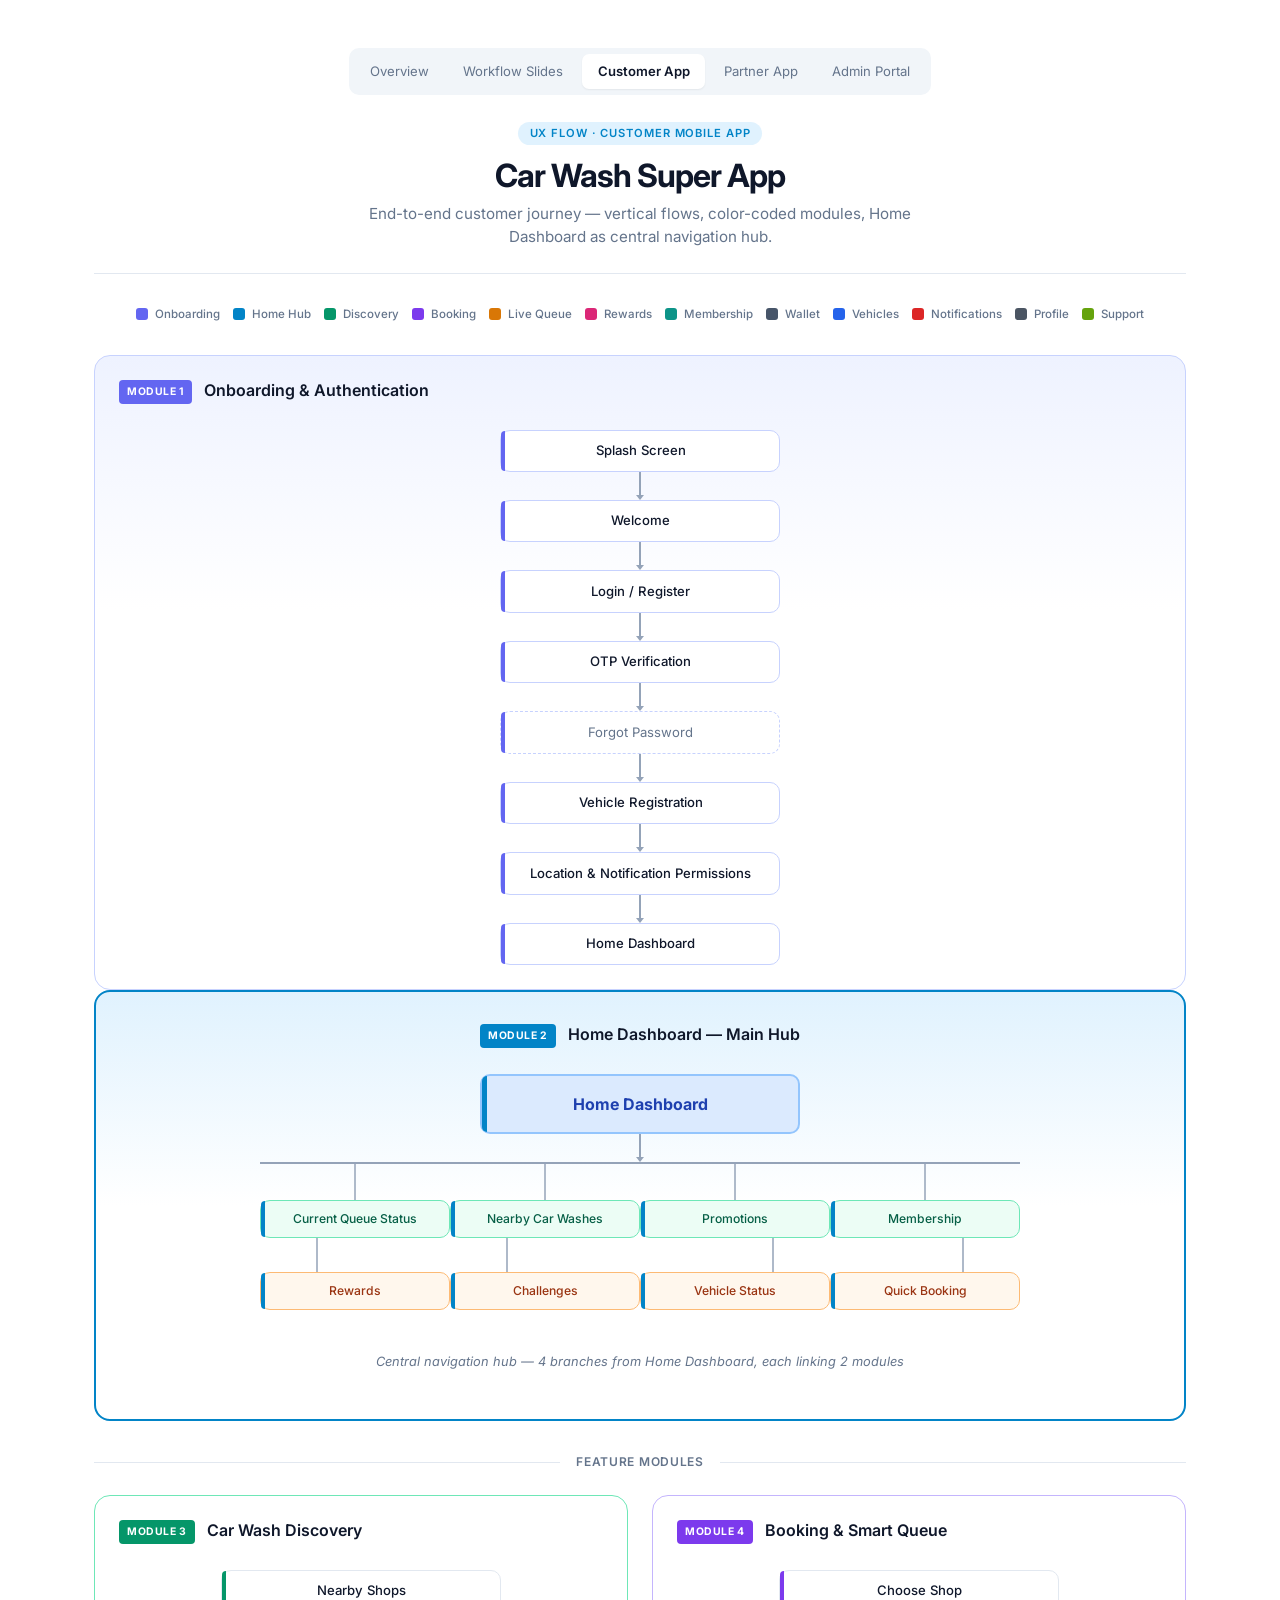
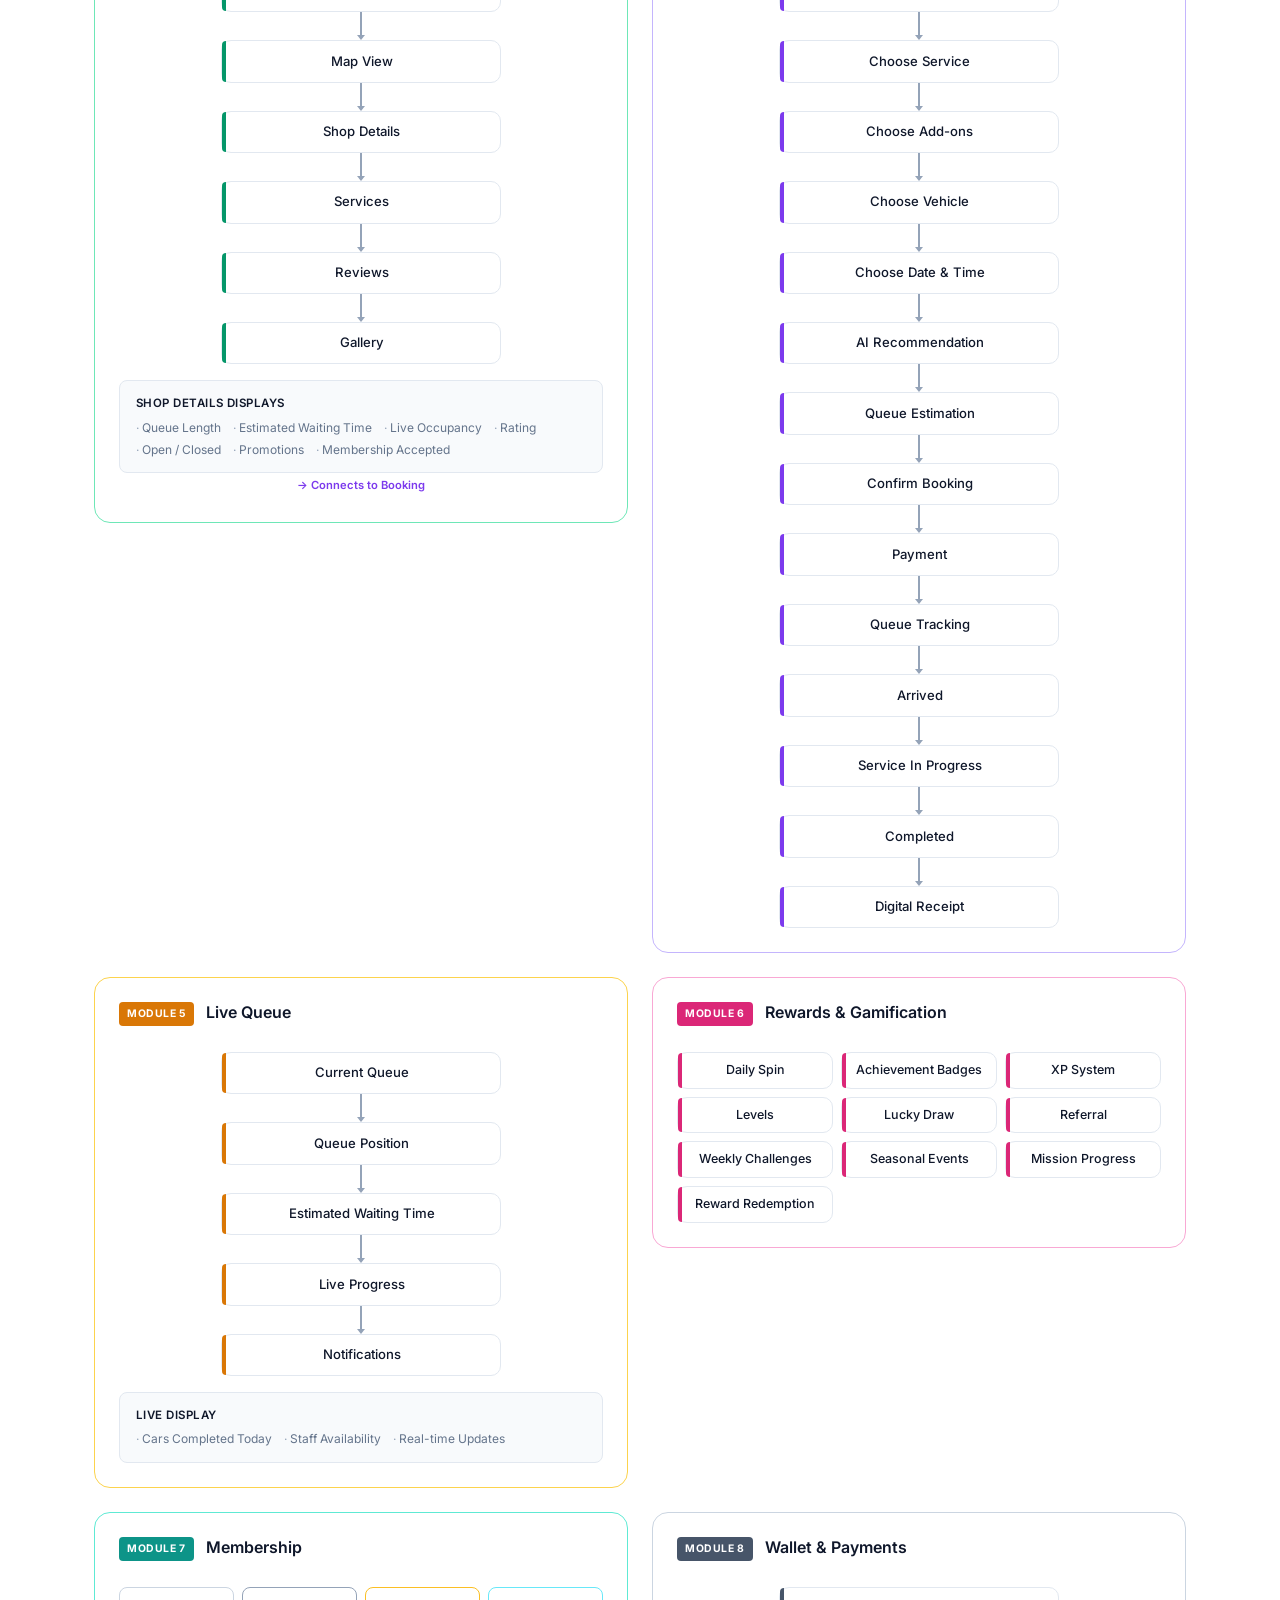
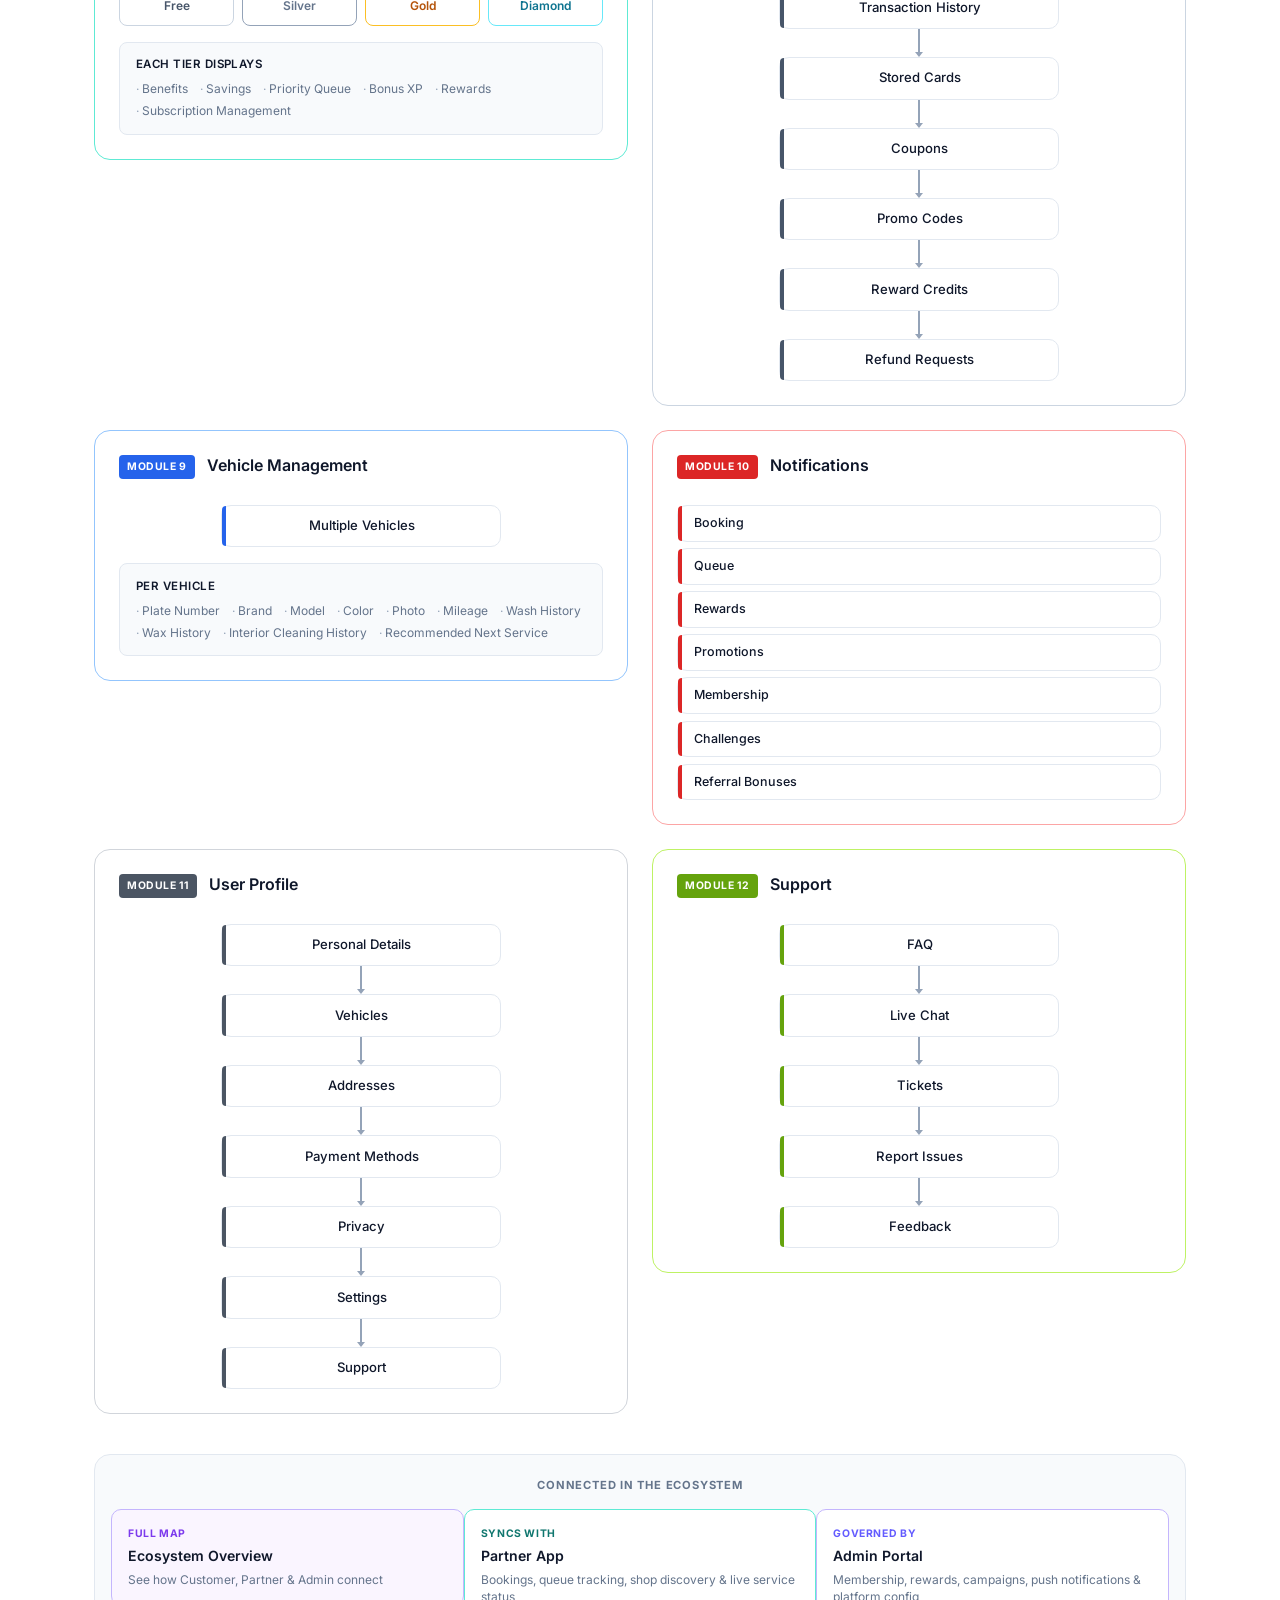
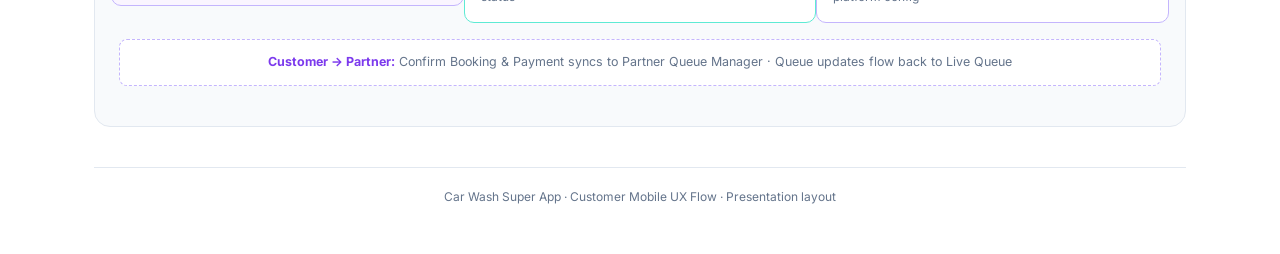
<file: index.html>
<!DOCTYPE html>
<html lang="en">
<head>
  <meta charset="UTF-8" />
  <meta name="viewport" content="width=device-width, initial-scale=1.0" />
  <title>Car Wash Super App — Customer Mobile UX Flow</title>
  <link href="https://cdn.jsdelivr.net/npm/bootstrap@5.3.3/dist/css/bootstrap.min.css" rel="stylesheet" />
  <link rel="preconnect" href="https://fonts.googleapis.com" />
  <link rel="preconnect" href="https://fonts.gstatic.com" crossorigin />
  <link href="https://fonts.googleapis.com/css2?family=Inter:wght@400;500;600;700&display=swap" rel="stylesheet" />
  <link href="css/shared.css" rel="stylesheet" />
  <link href="css/customer.css" rel="stylesheet" />
</head>
<body>
  <main class="container container-lg px-3 px-md-4 py-4 py-md-5">

    <nav class="nav nav-pills app-nav flex-wrap justify-content-center gap-1 mb-4 mx-auto" aria-label="App flows">
      <a class="nav-link" href="overview.html">Overview</a>
      <a class="nav-link" href="slides.html">Workflow Slides</a>
      <a class="nav-link active" href="index.html">Customer App</a>
      <a class="nav-link" href="partner.html">Partner App</a>
      <a class="nav-link" href="admin.html">Admin Portal</a>
    </nav>

    <header class="doc-header">
      <span class="badge">UX Flow · Customer Mobile App</span>
      <h1>Car Wash Super App</h1>
      <p>End-to-end customer journey — vertical flows, color-coded modules, Home Dashboard as central navigation hub.</p>
    </header>

    <nav class="legend" aria-label="Module legend">
      <span class="legend-item"><span class="legend-swatch" style="background:var(--m1)"></span>Onboarding</span>
      <span class="legend-item"><span class="legend-swatch" style="background:var(--m2)"></span>Home Hub</span>
      <span class="legend-item"><span class="legend-swatch" style="background:var(--m3)"></span>Discovery</span>
      <span class="legend-item"><span class="legend-swatch" style="background:var(--m4)"></span>Booking</span>
      <span class="legend-item"><span class="legend-swatch" style="background:var(--m5)"></span>Live Queue</span>
      <span class="legend-item"><span class="legend-swatch" style="background:var(--m6)"></span>Rewards</span>
      <span class="legend-item"><span class="legend-swatch" style="background:var(--m7)"></span>Membership</span>
      <span class="legend-item"><span class="legend-swatch" style="background:var(--m8)"></span>Wallet</span>
      <span class="legend-item"><span class="legend-swatch" style="background:var(--m9)"></span>Vehicles</span>
      <span class="legend-item"><span class="legend-swatch" style="background:var(--m10)"></span>Notifications</span>
      <span class="legend-item"><span class="legend-swatch" style="background:var(--m11)"></span>Profile</span>
      <span class="legend-item"><span class="legend-swatch" style="background:var(--m12)"></span>Support</span>
    </nav>

    <!-- MODULE 1 -->
    <section class="module m1" id="m1">
      <div class="module-header">
        <span class="module-num">Module 1</span>
        <h2 class="module-title">Onboarding &amp; Authentication</h2>
      </div>
      <div class="v-flow">
        <div class="screen">Splash Screen</div>
        <div class="arrow-down"><div class="stem"></div><div class="head"></div></div>
        <div class="screen">Welcome</div>
        <div class="arrow-down"><div class="stem"></div><div class="head"></div></div>
        <div class="screen">Login / Register</div>
        <div class="arrow-down"><div class="stem"></div><div class="head"></div></div>
        <div class="screen">OTP Verification</div>
        <div class="arrow-down"><div class="stem"></div><div class="head"></div></div>
        <div class="screen optional">Forgot Password</div>
        <div class="arrow-down"><div class="stem"></div><div class="head"></div></div>
        <div class="screen">Vehicle Registration</div>
        <div class="arrow-down"><div class="stem"></div><div class="head"></div></div>
        <div class="screen">Location &amp; Notification Permissions</div>
        <div class="arrow-down"><div class="stem"></div><div class="head"></div></div>
        <div class="screen">Home Dashboard</div>
      </div>
    </section>

    <!-- MODULE 2 — HUB -->
    <section class="hub-section" id="m2">
      <div class="module m2 hub">
        <div class="module-header" style="justify-content:center;">
          <span class="module-num">Module 2</span>
          <h2 class="module-title">Home Dashboard — Main Hub</h2>
        </div>

        <div class="hub-fan">
          <div class="screen hub-main">Home Dashboard</div>

          <div class="hub-mobile-entry d-md-none">
            <div class="arrow-down"><div class="stem"></div><div class="head"></div></div>
          </div>

          <div class="hub-trunk">
            <div class="arrow-down"><div class="stem"></div><div class="head"></div></div>
          </div>

          <div class="hub-bus-wrap">
            <div class="hub-bus" aria-hidden="true"></div>

            <div class="row g-3 g-lg-0 hub-columns">
              <div class="col-12 col-sm-6 col-lg-3 hub-column">
                <svg class="hub-wire" viewBox="0 0 100 168" aria-hidden="true">
                  <path d="M50 0 L50 44" />
                  <path d="M50 44 L50 56" />
                  <path d="M50 44 L12 44 L12 120 L50 120" />
                </svg>
                <div class="hub-items">
                  <div class="screen hub-tier-a">Current Queue Status</div>
                  <div class="screen hub-tier-b">Rewards</div>
                </div>
              </div>
              <div class="col-12 col-sm-6 col-lg-3 hub-column">
                <svg class="hub-wire" viewBox="0 0 100 168" aria-hidden="true">
                  <path d="M50 0 L50 44" />
                  <path d="M50 44 L50 56" />
                  <path d="M50 44 L12 44 L12 120 L50 120" />
                </svg>
                <div class="hub-items">
                  <div class="screen hub-tier-a">Nearby Car Washes</div>
                  <div class="screen hub-tier-b">Challenges</div>
                </div>
              </div>
              <div class="col-12 col-sm-6 col-lg-3 hub-column">
                <svg class="hub-wire" viewBox="0 0 100 168" aria-hidden="true">
                  <path d="M50 0 L50 44" />
                  <path d="M50 44 L50 56" />
                  <path d="M50 44 L88 44 L88 120 L50 120" />
                </svg>
                <div class="hub-items">
                  <div class="screen hub-tier-a">Promotions</div>
                  <div class="screen hub-tier-b">Vehicle Status</div>
                </div>
              </div>
              <div class="col-12 col-sm-6 col-lg-3 hub-column">
                <svg class="hub-wire" viewBox="0 0 100 168" aria-hidden="true">
                  <path d="M50 0 L50 44" />
                  <path d="M50 44 L50 56" />
                  <path d="M50 44 L88 44 L88 120 L50 120" />
                </svg>
                <div class="hub-items">
                  <div class="screen hub-tier-a">Membership</div>
                  <div class="screen hub-tier-b">Quick Booking</div>
                </div>
              </div>
            </div>
          </div>
        </div>

        <p class="hub-note">Central navigation hub — 4 branches from Home Dashboard, each linking 2 modules</p>
      </div>
    </section>

    <div class="section-divider">Feature modules</div>

    <div class="row g-4">

      <!-- MODULE 3 -->
      <div class="col-12 col-lg-6"><section class="module m3" id="m3">
        <div class="module-header">
          <span class="module-num">Module 3</span>
          <h2 class="module-title">Car Wash Discovery</h2>
        </div>
        <div class="v-flow">
          <div class="screen">Nearby Shops</div>
          <div class="arrow-down"><div class="stem"></div><div class="head"></div></div>
          <div class="screen">Map View</div>
          <div class="arrow-down"><div class="stem"></div><div class="head"></div></div>
          <div class="screen">Shop Details</div>
          <div class="arrow-down"><div class="stem"></div><div class="head"></div></div>
          <div class="screen">Services</div>
          <div class="arrow-down"><div class="stem"></div><div class="head"></div></div>
          <div class="screen">Reviews</div>
          <div class="arrow-down"><div class="stem"></div><div class="head"></div></div>
          <div class="screen">Gallery</div>
        </div>
        <div class="detail-block">
          <strong>Shop Details displays</strong>
          <ul>
            <li>Queue Length</li>
            <li>Estimated Waiting Time</li>
            <li>Live Occupancy</li>
            <li>Rating</li>
            <li>Open / Closed</li>
            <li>Promotions</li>
            <li>Membership Accepted</li>
          </ul>
        </div>
        <p class="flow-link">→ Connects to Booking</p>
      </section></div>

      <!-- MODULE 4 -->
      <div class="col-12 col-lg-6"><section class="module m4" id="m4">
        <div class="module-header">
          <span class="module-num">Module 4</span>
          <h2 class="module-title">Booking &amp; Smart Queue</h2>
        </div>
        <div class="v-flow">
          <div class="screen">Choose Shop</div>
          <div class="arrow-down"><div class="stem"></div><div class="head"></div></div>
          <div class="screen">Choose Service</div>
          <div class="arrow-down"><div class="stem"></div><div class="head"></div></div>
          <div class="screen">Choose Add-ons</div>
          <div class="arrow-down"><div class="stem"></div><div class="head"></div></div>
          <div class="screen">Choose Vehicle</div>
          <div class="arrow-down"><div class="stem"></div><div class="head"></div></div>
          <div class="screen">Choose Date &amp; Time</div>
          <div class="arrow-down"><div class="stem"></div><div class="head"></div></div>
          <div class="screen">AI Recommendation</div>
          <div class="arrow-down"><div class="stem"></div><div class="head"></div></div>
          <div class="screen">Queue Estimation</div>
          <div class="arrow-down"><div class="stem"></div><div class="head"></div></div>
          <div class="screen">Confirm Booking</div>
          <div class="arrow-down"><div class="stem"></div><div class="head"></div></div>
          <div class="screen">Payment</div>
          <div class="arrow-down"><div class="stem"></div><div class="head"></div></div>
          <div class="screen">Queue Tracking</div>
          <div class="arrow-down"><div class="stem"></div><div class="head"></div></div>
          <div class="screen">Arrived</div>
          <div class="arrow-down"><div class="stem"></div><div class="head"></div></div>
          <div class="screen">Service In Progress</div>
          <div class="arrow-down"><div class="stem"></div><div class="head"></div></div>
          <div class="screen">Completed</div>
          <div class="arrow-down"><div class="stem"></div><div class="head"></div></div>
          <div class="screen">Digital Receipt</div>
        </div>
      </section></div>

      <!-- MODULE 5 -->
      <div class="col-12 col-lg-6"><section class="module m5" id="m5">
        <div class="module-header">
          <span class="module-num">Module 5</span>
          <h2 class="module-title">Live Queue</h2>
        </div>
        <div class="v-flow">
          <div class="screen">Current Queue</div>
          <div class="arrow-down"><div class="stem"></div><div class="head"></div></div>
          <div class="screen">Queue Position</div>
          <div class="arrow-down"><div class="stem"></div><div class="head"></div></div>
          <div class="screen">Estimated Waiting Time</div>
          <div class="arrow-down"><div class="stem"></div><div class="head"></div></div>
          <div class="screen">Live Progress</div>
          <div class="arrow-down"><div class="stem"></div><div class="head"></div></div>
          <div class="screen">Notifications</div>
        </div>
        <div class="detail-block">
          <strong>Live display</strong>
          <ul>
            <li>Cars Completed Today</li>
            <li>Staff Availability</li>
            <li>Real-time Updates</li>
          </ul>
        </div>
      </section></div>

      <!-- MODULE 6 -->
      <div class="col-12 col-lg-6"><section class="module m6" id="m6">
        <div class="module-header">
          <span class="module-num">Module 6</span>
          <h2 class="module-title">Rewards &amp; Gamification</h2>
        </div>
        <div class="rewards-grid">
          <div class="screen small">Daily Spin</div>
          <div class="screen small">Achievement Badges</div>
          <div class="screen small">XP System</div>
          <div class="screen small">Levels</div>
          <div class="screen small">Lucky Draw</div>
          <div class="screen small">Referral</div>
          <div class="screen small">Weekly Challenges</div>
          <div class="screen small">Seasonal Events</div>
          <div class="screen small">Mission Progress</div>
          <div class="screen small">Reward Redemption</div>
        </div>
      </section></div>

      <!-- MODULE 7 -->
      <div class="col-12 col-lg-6"><section class="module m7" id="m7">
        <div class="module-header">
          <span class="module-num">Module 7</span>
          <h2 class="module-title">Membership</h2>
        </div>
        <div class="tier-row">
          <div class="tier-card free">Free</div>
          <div class="tier-card silver">Silver</div>
          <div class="tier-card gold">Gold</div>
          <div class="tier-card diamond">Diamond</div>
        </div>
        <div class="detail-block">
          <strong>Each tier displays</strong>
          <ul>
            <li>Benefits</li>
            <li>Savings</li>
            <li>Priority Queue</li>
            <li>Bonus XP</li>
            <li>Rewards</li>
            <li>Subscription Management</li>
          </ul>
        </div>
      </section></div>

      <!-- MODULE 8 -->
      <div class="col-12 col-lg-6"><section class="module m8" id="m8">
        <div class="module-header">
          <span class="module-num">Module 8</span>
          <h2 class="module-title">Wallet &amp; Payments</h2>
        </div>
        <div class="v-flow">
          <div class="screen">Transaction History</div>
          <div class="arrow-down"><div class="stem"></div><div class="head"></div></div>
          <div class="screen">Stored Cards</div>
          <div class="arrow-down"><div class="stem"></div><div class="head"></div></div>
          <div class="screen">Coupons</div>
          <div class="arrow-down"><div class="stem"></div><div class="head"></div></div>
          <div class="screen">Promo Codes</div>
          <div class="arrow-down"><div class="stem"></div><div class="head"></div></div>
          <div class="screen">Reward Credits</div>
          <div class="arrow-down"><div class="stem"></div><div class="head"></div></div>
          <div class="screen">Refund Requests</div>
        </div>
      </section></div>

      <!-- MODULE 9 -->
      <div class="col-12 col-lg-6"><section class="module m9" id="m9">
        <div class="module-header">
          <span class="module-num">Module 9</span>
          <h2 class="module-title">Vehicle Management</h2>
        </div>
        <div class="v-flow">
          <div class="screen">Multiple Vehicles</div>
        </div>
        <div class="detail-block">
          <strong>Per vehicle</strong>
          <ul>
            <li>Plate Number</li>
            <li>Brand</li>
            <li>Model</li>
            <li>Color</li>
            <li>Photo</li>
            <li>Mileage</li>
            <li>Wash History</li>
            <li>Wax History</li>
            <li>Interior Cleaning History</li>
            <li>Recommended Next Service</li>
          </ul>
        </div>
      </section></div>

      <!-- MODULE 10 -->
      <div class="col-12 col-lg-6"><section class="module m10" id="m10">
        <div class="module-header">
          <span class="module-num">Module 10</span>
          <h2 class="module-title">Notifications</h2>
        </div>
        <div class="notif-list">
          <div class="screen small">Booking</div>
          <div class="screen small">Queue</div>
          <div class="screen small">Rewards</div>
          <div class="screen small">Promotions</div>
          <div class="screen small">Membership</div>
          <div class="screen small">Challenges</div>
          <div class="screen small">Referral Bonuses</div>
        </div>
      </section></div>

      <!-- MODULE 11 -->
      <div class="col-12 col-lg-6"><section class="module m11" id="m11">
        <div class="module-header">
          <span class="module-num">Module 11</span>
          <h2 class="module-title">User Profile</h2>
        </div>
        <div class="v-flow">
          <div class="screen">Personal Details</div>
          <div class="arrow-down"><div class="stem"></div><div class="head"></div></div>
          <div class="screen">Vehicles</div>
          <div class="arrow-down"><div class="stem"></div><div class="head"></div></div>
          <div class="screen">Addresses</div>
          <div class="arrow-down"><div class="stem"></div><div class="head"></div></div>
          <div class="screen">Payment Methods</div>
          <div class="arrow-down"><div class="stem"></div><div class="head"></div></div>
          <div class="screen">Privacy</div>
          <div class="arrow-down"><div class="stem"></div><div class="head"></div></div>
          <div class="screen">Settings</div>
          <div class="arrow-down"><div class="stem"></div><div class="head"></div></div>
          <div class="screen">Support</div>
        </div>
      </section></div>

      <!-- MODULE 12 -->
      <div class="col-12 col-lg-6"><section class="module m12" id="m12">
        <div class="module-header">
          <span class="module-num">Module 12</span>
          <h2 class="module-title">Support</h2>
        </div>
        <div class="v-flow">
          <div class="screen">FAQ</div>
          <div class="arrow-down"><div class="stem"></div><div class="head"></div></div>
          <div class="screen">Live Chat</div>
          <div class="arrow-down"><div class="stem"></div><div class="head"></div></div>
          <div class="screen">Tickets</div>
          <div class="arrow-down"><div class="stem"></div><div class="head"></div></div>
          <div class="screen">Report Issues</div>
          <div class="arrow-down"><div class="stem"></div><div class="head"></div></div>
          <div class="screen">Feedback</div>
        </div>
      </section></div>

    </div>

    <section class="ecosystem-bar" aria-labelledby="eco-links-title">
      <h3 id="eco-links-title">Connected in the ecosystem</h3>
      <div class="row g-3">
        <a href="overview.html" class="col-12 col-md-4 eco-link overview d-block">
          <div class="eco-role">Full map</div>
          <div class="eco-name">Ecosystem Overview</div>
          <div class="eco-desc">See how Customer, Partner &amp; Admin connect</div>
        </a>
        <a href="partner.html" class="col-12 col-md-4 eco-link partner d-block">
          <div class="eco-role">Syncs with</div>
          <div class="eco-name">Partner App</div>
          <div class="eco-desc">Bookings, queue tracking, shop discovery &amp; live service status</div>
        </a>
        <a href="admin.html" class="col-12 col-md-4 eco-link admin d-block">
          <div class="eco-role">Governed by</div>
          <div class="eco-name">Admin Portal</div>
          <div class="eco-desc">Membership, rewards, campaigns, push notifications &amp; platform config</div>
        </a>
      </div>
      <p class="eco-sync"><strong>Customer → Partner:</strong> Confirm Booking &amp; Payment syncs to Partner Queue Manager · Queue updates flow back to Live Queue</p>
    </section>

    <footer class="site-footer">
      Car Wash Super App · Customer Mobile UX Flow · Presentation layout
    </footer>
  </main>
  <script src="https://cdn.jsdelivr.net/npm/bootstrap@5.3.3/dist/js/bootstrap.bundle.min.js"></script>
</body>
</html>
</file>
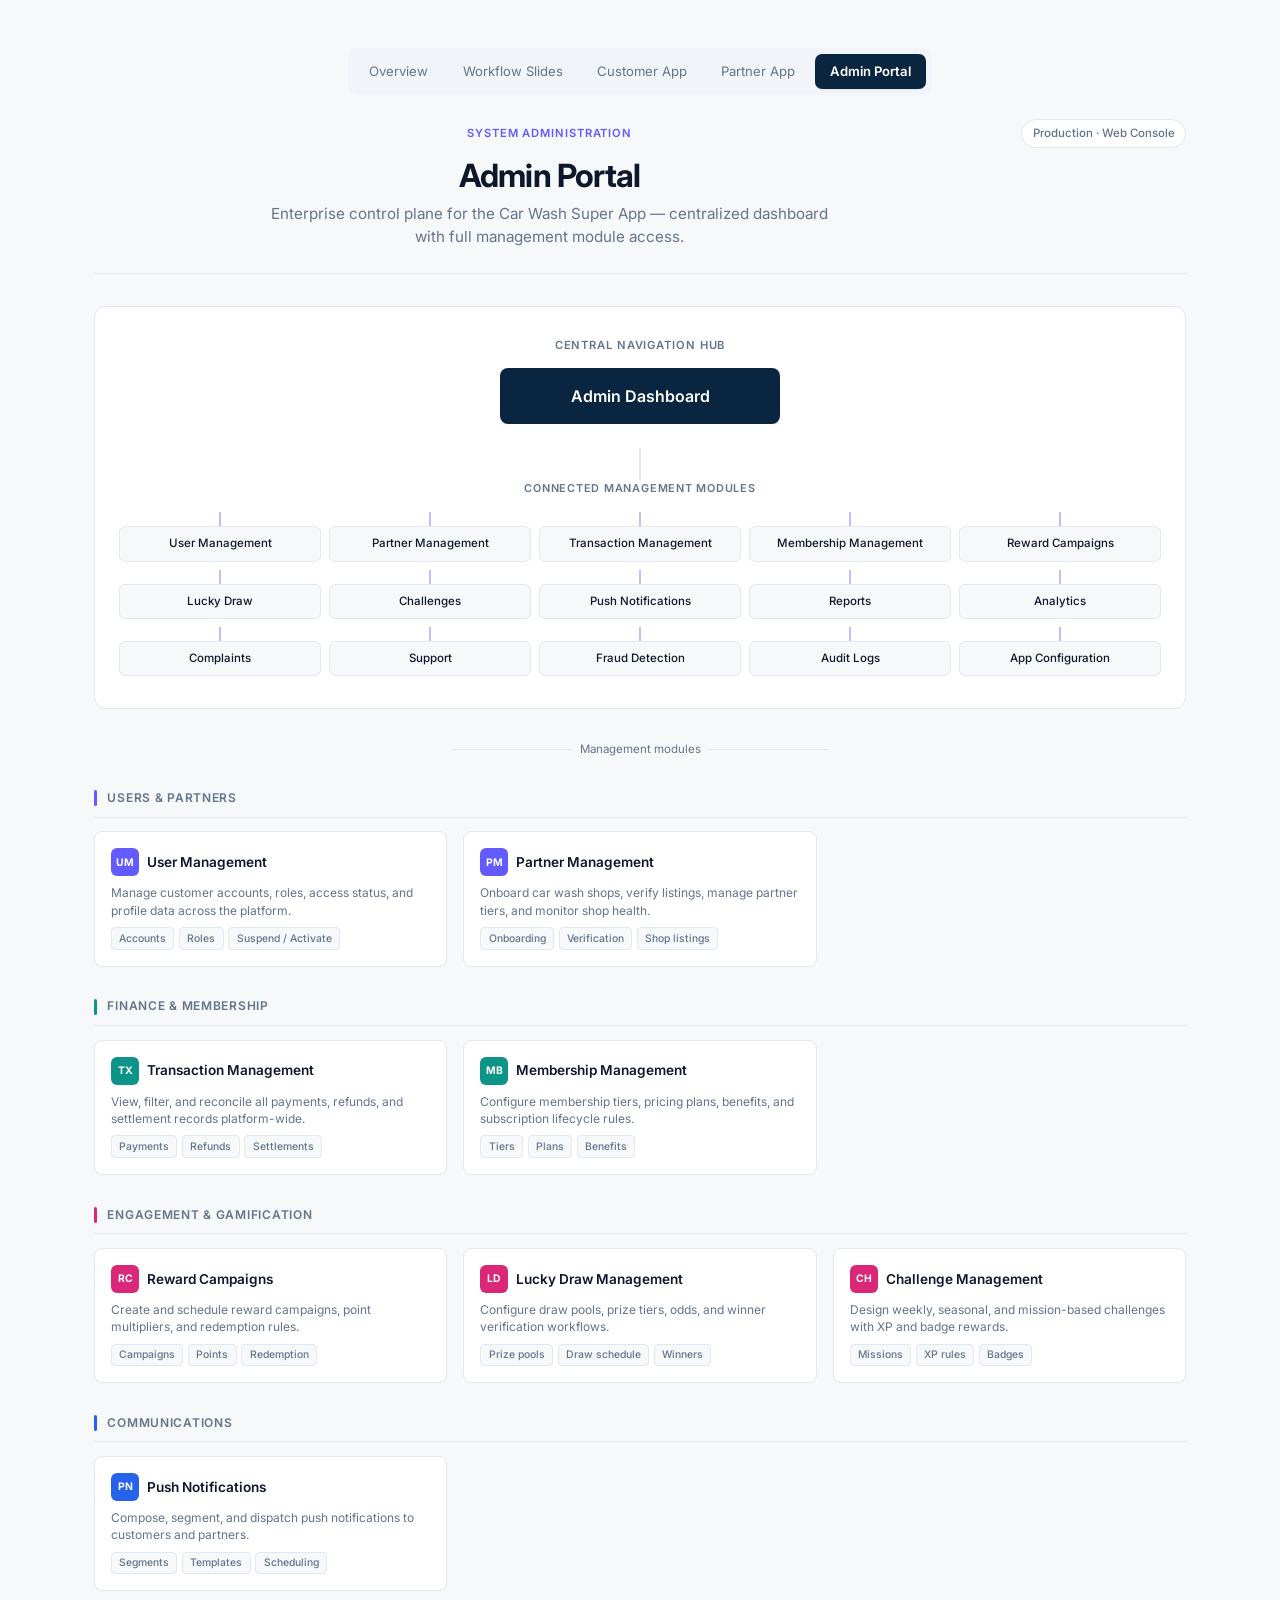
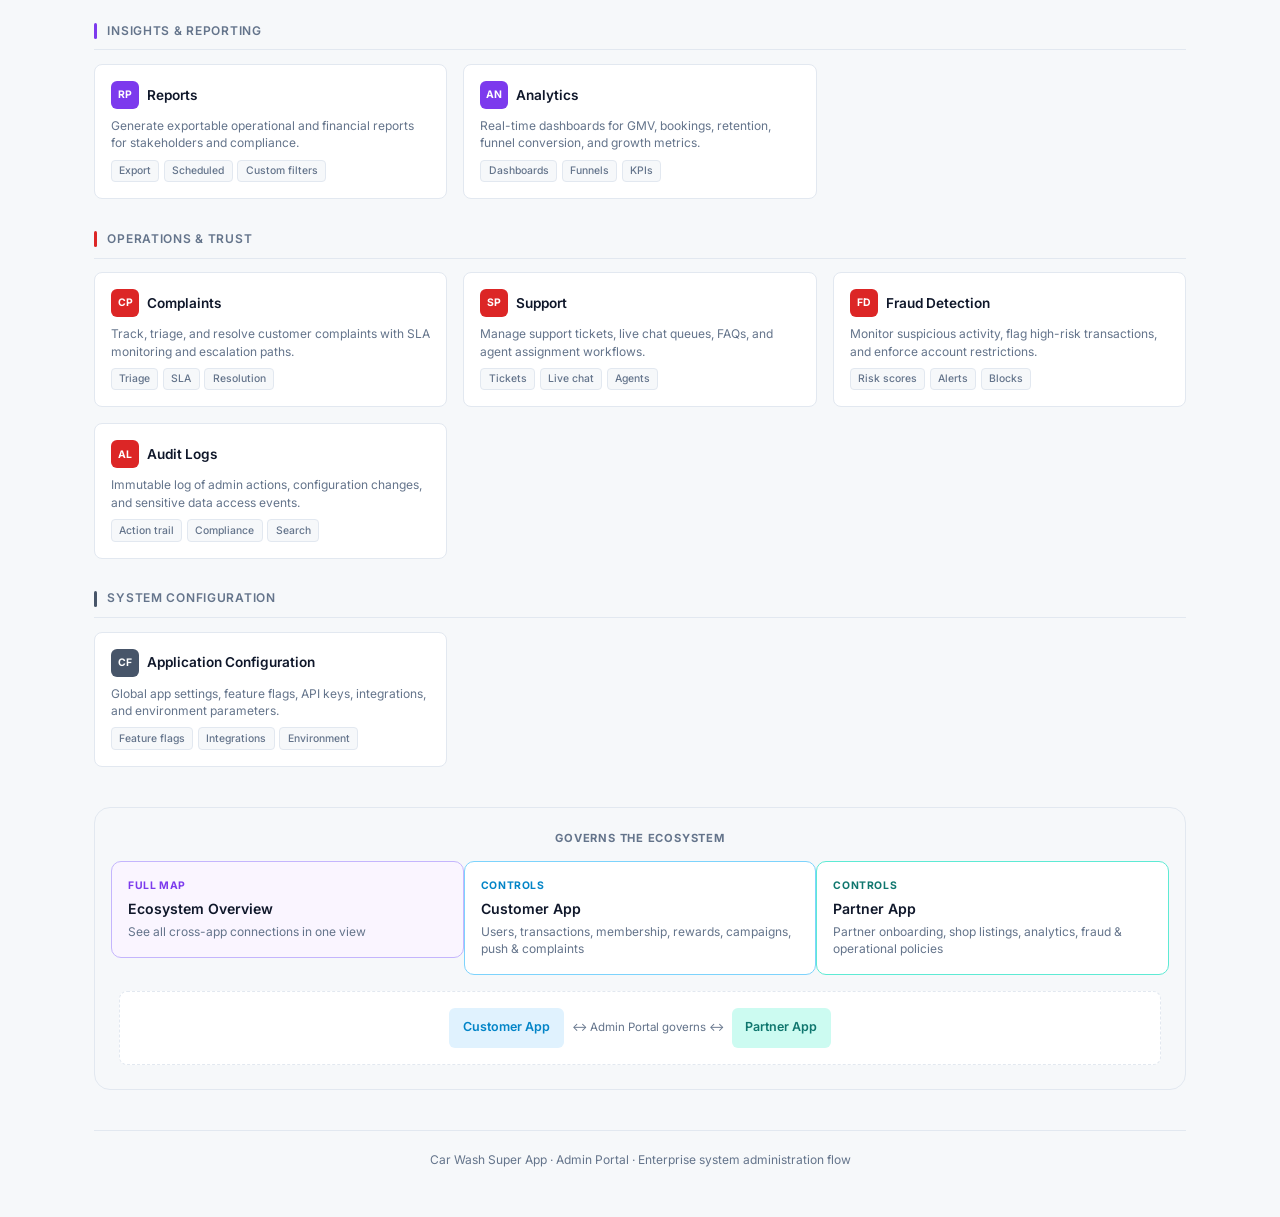
<file: admin.html>
<!DOCTYPE html>
<html lang="en">
<head>
  <meta charset="UTF-8" />
  <meta name="viewport" content="width=device-width, initial-scale=1.0" />
  <title>Car Wash Super App — Admin Portal</title>
  <link href="https://cdn.jsdelivr.net/npm/bootstrap@5.3.3/dist/css/bootstrap.min.css" rel="stylesheet" />
  <link rel="preconnect" href="https://fonts.googleapis.com" />
  <link rel="preconnect" href="https://fonts.gstatic.com" crossorigin />
  <link href="https://fonts.googleapis.com/css2?family=Inter:wght@400;500;600;700&display=swap" rel="stylesheet" />
  <link href="css/shared.css" rel="stylesheet" />
  <link href="css/admin.css" rel="stylesheet" />
</head>
<body>
  <main class="container container-lg px-3 px-md-4 py-4 py-md-5">

    <nav class="nav nav-pills app-nav app-nav--admin flex-wrap justify-content-center gap-1 mb-4 mx-auto" aria-label="App flows">
      <a class="nav-link" href="overview.html">Overview</a>
      <a class="nav-link" href="slides.html">Workflow Slides</a>
      <a class="nav-link" href="index.html">Customer App</a>
      <a class="nav-link" href="partner.html">Partner App</a>
      <a class="nav-link active" href="admin.html">Admin Portal</a>
    </nav>

    <header class="doc-header">
      <div class="doc-header-inner">
        <div>
          <span class="badge">System Administration</span>
          <h1>Admin Portal</h1>
          <p>Enterprise control plane for the Car Wash Super App — centralized dashboard with full management module access.</p>
        </div>
        <span class="env-pill">Production · Web Console</span>
      </div>
    </header>

    <!-- CENTRAL HUB -->
    <section class="hub-panel" aria-labelledby="hub-title">
      <div class="hub-panel-header">
        <h2 id="hub-title">Central navigation hub</h2>
        <div class="hub-node">Admin Dashboard</div>
      </div>

      <div class="hub-connector-admin"><div class="stem"></div></div>

      <p class="hub-spokes-label">Connected management modules</p>
      <div class="row row-cols-2 row-cols-sm-3 row-cols-lg-5 g-2">
        <div class="col"><a class="hub-link text-decoration-none" href="#users"><div class="hub-link-line"></div><span class="hub-chip">User Management</span></a></div>
        <div class="col"><a class="hub-link text-decoration-none" href="#partners"><div class="hub-link-line"></div><span class="hub-chip">Partner Management</span></a></div>
        <div class="col"><a class="hub-link text-decoration-none" href="#transactions"><div class="hub-link-line"></div><span class="hub-chip">Transaction Management</span></a></div>
        <div class="col"><a class="hub-link text-decoration-none" href="#membership"><div class="hub-link-line"></div><span class="hub-chip">Membership Management</span></a></div>
        <div class="col"><a class="hub-link text-decoration-none" href="#rewards"><div class="hub-link-line"></div><span class="hub-chip">Reward Campaigns</span></a></div>
        <div class="col"><a class="hub-link text-decoration-none" href="#lucky-draw"><div class="hub-link-line"></div><span class="hub-chip">Lucky Draw</span></a></div>
        <div class="col"><a class="hub-link text-decoration-none" href="#challenges"><div class="hub-link-line"></div><span class="hub-chip">Challenges</span></a></div>
        <div class="col"><a class="hub-link text-decoration-none" href="#push"><div class="hub-link-line"></div><span class="hub-chip">Push Notifications</span></a></div>
        <div class="col"><a class="hub-link text-decoration-none" href="#reports"><div class="hub-link-line"></div><span class="hub-chip">Reports</span></a></div>
        <div class="col"><a class="hub-link text-decoration-none" href="#analytics"><div class="hub-link-line"></div><span class="hub-chip">Analytics</span></a></div>
        <div class="col"><a class="hub-link text-decoration-none" href="#complaints"><div class="hub-link-line"></div><span class="hub-chip">Complaints</span></a></div>
        <div class="col"><a class="hub-link text-decoration-none" href="#support"><div class="hub-link-line"></div><span class="hub-chip">Support</span></a></div>
        <div class="col"><a class="hub-link text-decoration-none" href="#fraud"><div class="hub-link-line"></div><span class="hub-chip">Fraud Detection</span></a></div>
        <div class="col"><a class="hub-link text-decoration-none" href="#audit"><div class="hub-link-line"></div><span class="hub-chip">Audit Logs</span></a></div>
        <div class="col"><a class="hub-link text-decoration-none" href="#config"><div class="hub-link-line"></div><span class="hub-chip">App Configuration</span></a></div>
      </div>
    </section>

    <div class="flow-bridge">
      <span class="line"></span>
      <span>Management modules</span>
      <span class="line"></span>
    </div>

    <!-- USERS & PARTNERS -->
    <section class="group g-users">
      <div class="group-header">
        <span class="group-marker"></span>
        <h3>Users &amp; Partners</h3>
      </div>
      <div class="row g-3">
        <div class="col-12 col-md-6 col-xl-4"><article class="module-card" id="users">
          <div class="module-card-header">
            <span class="module-icon">UM</span>
            <h4>User Management</h4>
          </div>
          <p class="desc">Manage customer accounts, roles, access status, and profile data across the platform.</p>
          <div class="tags">
            <span class="tag">Accounts</span>
            <span class="tag">Roles</span>
            <span class="tag">Suspend / Activate</span>
          </div>
        </article></div>
        <div class="col-12 col-md-6 col-xl-4"><article class="module-card" id="partners">
          <div class="module-card-header">
            <span class="module-icon">PM</span>
            <h4>Partner Management</h4>
          </div>
          <p class="desc">Onboard car wash shops, verify listings, manage partner tiers, and monitor shop health.</p>
          <div class="tags">
            <span class="tag">Onboarding</span>
            <span class="tag">Verification</span>
            <span class="tag">Shop listings</span>
          </div>
        </article></div>
      </div>
    </section>

    <!-- FINANCE -->
    <section class="group g-finance">
      <div class="group-header">
        <span class="group-marker"></span>
        <h3>Finance &amp; Membership</h3>
      </div>
      <div class="row g-3">
        <div class="col-12 col-md-6 col-xl-4"><article class="module-card" id="transactions">
          <div class="module-card-header">
            <span class="module-icon">TX</span>
            <h4>Transaction Management</h4>
          </div>
          <p class="desc">View, filter, and reconcile all payments, refunds, and settlement records platform-wide.</p>
          <div class="tags">
            <span class="tag">Payments</span>
            <span class="tag">Refunds</span>
            <span class="tag">Settlements</span>
          </div>
        </article></div>
        <div class="col-12 col-md-6 col-xl-4"><article class="module-card" id="membership">
          <div class="module-card-header">
            <span class="module-icon">MB</span>
            <h4>Membership Management</h4>
          </div>
          <p class="desc">Configure membership tiers, pricing plans, benefits, and subscription lifecycle rules.</p>
          <div class="tags">
            <span class="tag">Tiers</span>
            <span class="tag">Plans</span>
            <span class="tag">Benefits</span>
          </div>
        </article></div>
      </div>
    </section>

    <!-- ENGAGEMENT -->
    <section class="group g-engage">
      <div class="group-header">
        <span class="group-marker"></span>
        <h3>Engagement &amp; Gamification</h3>
      </div>
      <div class="row g-3">
        <div class="col-12 col-md-6 col-xl-4"><article class="module-card" id="rewards">
          <div class="module-card-header">
            <span class="module-icon">RC</span>
            <h4>Reward Campaigns</h4>
          </div>
          <p class="desc">Create and schedule reward campaigns, point multipliers, and redemption rules.</p>
          <div class="tags">
            <span class="tag">Campaigns</span>
            <span class="tag">Points</span>
            <span class="tag">Redemption</span>
          </div>
        </article></div>
        <div class="col-12 col-md-6 col-xl-4"><article class="module-card" id="lucky-draw">
          <div class="module-card-header">
            <span class="module-icon">LD</span>
            <h4>Lucky Draw Management</h4>
          </div>
          <p class="desc">Configure draw pools, prize tiers, odds, and winner verification workflows.</p>
          <div class="tags">
            <span class="tag">Prize pools</span>
            <span class="tag">Draw schedule</span>
            <span class="tag">Winners</span>
          </div>
        </article></div>
        <div class="col-12 col-md-6 col-xl-4"><article class="module-card" id="challenges">
          <div class="module-card-header">
            <span class="module-icon">CH</span>
            <h4>Challenge Management</h4>
          </div>
          <p class="desc">Design weekly, seasonal, and mission-based challenges with XP and badge rewards.</p>
          <div class="tags">
            <span class="tag">Missions</span>
            <span class="tag">XP rules</span>
            <span class="tag">Badges</span>
          </div>
        </article></div>
      </div>
    </section>

    <!-- COMMUNICATIONS -->
    <section class="group g-comms">
      <div class="group-header">
        <span class="group-marker"></span>
        <h3>Communications</h3>
      </div>
      <div class="row g-3">
        <div class="col-12 col-md-6 col-xl-4"><article class="module-card" id="push">
          <div class="module-card-header">
            <span class="module-icon">PN</span>
            <h4>Push Notifications</h4>
          </div>
          <p class="desc">Compose, segment, and dispatch push notifications to customers and partners.</p>
          <div class="tags">
            <span class="tag">Segments</span>
            <span class="tag">Templates</span>
            <span class="tag">Scheduling</span>
          </div>
        </article></div>
      </div>
    </section>

    <!-- INSIGHTS -->
    <section class="group g-insights">
      <div class="group-header">
        <span class="group-marker"></span>
        <h3>Insights &amp; Reporting</h3>
      </div>
      <div class="row g-3">
        <div class="col-12 col-md-6 col-xl-4"><article class="module-card" id="reports">
          <div class="module-card-header">
            <span class="module-icon">RP</span>
            <h4>Reports</h4>
          </div>
          <p class="desc">Generate exportable operational and financial reports for stakeholders and compliance.</p>
          <div class="tags">
            <span class="tag">Export</span>
            <span class="tag">Scheduled</span>
            <span class="tag">Custom filters</span>
          </div>
        </article></div>
        <div class="col-12 col-md-6 col-xl-4"><article class="module-card" id="analytics">
          <div class="module-card-header">
            <span class="module-icon">AN</span>
            <h4>Analytics</h4>
          </div>
          <p class="desc">Real-time dashboards for GMV, bookings, retention, funnel conversion, and growth metrics.</p>
          <div class="tags">
            <span class="tag">Dashboards</span>
            <span class="tag">Funnels</span>
            <span class="tag">KPIs</span>
          </div>
        </article></div>
      </div>
    </section>

    <!-- OPERATIONS & TRUST -->
    <section class="group g-ops">
      <div class="group-header">
        <span class="group-marker"></span>
        <h3>Operations &amp; Trust</h3>
      </div>
      <div class="row g-3">
        <div class="col-12 col-md-6 col-xl-4"><article class="module-card" id="complaints">
          <div class="module-card-header">
            <span class="module-icon">CP</span>
            <h4>Complaints</h4>
          </div>
          <p class="desc">Track, triage, and resolve customer complaints with SLA monitoring and escalation paths.</p>
          <div class="tags">
            <span class="tag">Triage</span>
            <span class="tag">SLA</span>
            <span class="tag">Resolution</span>
          </div>
        </article></div>
        <div class="col-12 col-md-6 col-xl-4"><article class="module-card" id="support">
          <div class="module-card-header">
            <span class="module-icon">SP</span>
            <h4>Support</h4>
          </div>
          <p class="desc">Manage support tickets, live chat queues, FAQs, and agent assignment workflows.</p>
          <div class="tags">
            <span class="tag">Tickets</span>
            <span class="tag">Live chat</span>
            <span class="tag">Agents</span>
          </div>
        </article></div>
        <div class="col-12 col-md-6 col-xl-4"><article class="module-card" id="fraud">
          <div class="module-card-header">
            <span class="module-icon">FD</span>
            <h4>Fraud Detection</h4>
          </div>
          <p class="desc">Monitor suspicious activity, flag high-risk transactions, and enforce account restrictions.</p>
          <div class="tags">
            <span class="tag">Risk scores</span>
            <span class="tag">Alerts</span>
            <span class="tag">Blocks</span>
          </div>
        </article></div>
        <div class="col-12 col-md-6 col-xl-4"><article class="module-card" id="audit">
          <div class="module-card-header">
            <span class="module-icon">AL</span>
            <h4>Audit Logs</h4>
          </div>
          <p class="desc">Immutable log of admin actions, configuration changes, and sensitive data access events.</p>
          <div class="tags">
            <span class="tag">Action trail</span>
            <span class="tag">Compliance</span>
            <span class="tag">Search</span>
          </div>
        </article></div>
      </div>
    </section>

    <!-- SYSTEM -->
    <section class="group g-system">
      <div class="group-header">
        <span class="group-marker"></span>
        <h3>System Configuration</h3>
      </div>
      <div class="row g-3">
        <div class="col-12 col-md-6 col-xl-4"><article class="module-card" id="config">
          <div class="module-card-header">
            <span class="module-icon">CF</span>
            <h4>Application Configuration</h4>
          </div>
          <p class="desc">Global app settings, feature flags, API keys, integrations, and environment parameters.</p>
          <div class="tags">
            <span class="tag">Feature flags</span>
            <span class="tag">Integrations</span>
            <span class="tag">Environment</span>
          </div>
        </article></div>
      </div>
    </section>

    <section class="ecosystem-bar" aria-labelledby="eco-links-title">
      <h3 id="eco-links-title">Governs the ecosystem</h3>
      <div class="row g-3">
        <a href="overview.html" class="col-12 col-md-4 eco-link overview d-block">
          <div class="eco-role">Full map</div>
          <div class="eco-name">Ecosystem Overview</div>
          <div class="eco-desc">See all cross-app connections in one view</div>
        </a>
        <a href="index.html" class="col-12 col-md-4 eco-link customer d-block">
          <div class="eco-role">Controls</div>
          <div class="eco-name">Customer App</div>
          <div class="eco-desc">Users, transactions, membership, rewards, campaigns, push &amp; complaints</div>
        </a>
        <a href="partner.html" class="col-12 col-md-4 eco-link partner d-block">
          <div class="eco-role">Controls</div>
          <div class="eco-name">Partner App</div>
          <div class="eco-desc">Partner onboarding, shop listings, analytics, fraud &amp; operational policies</div>
        </a>
      </div>
      <div class="eco-governs">
        <span class="gov-node customer">Customer App</span>
        <span class="gov-arrow">↔ Admin Portal governs ↔</span>
        <span class="gov-node partner">Partner App</span>
      </div>
    </section>

    <footer class="site-footer">
      Car Wash Super App · Admin Portal · Enterprise system administration flow
    </footer>

  </main>
  <script src="https://cdn.jsdelivr.net/npm/bootstrap@5.3.3/dist/js/bootstrap.bundle.min.js"></script>
</body>
</html>
</file>
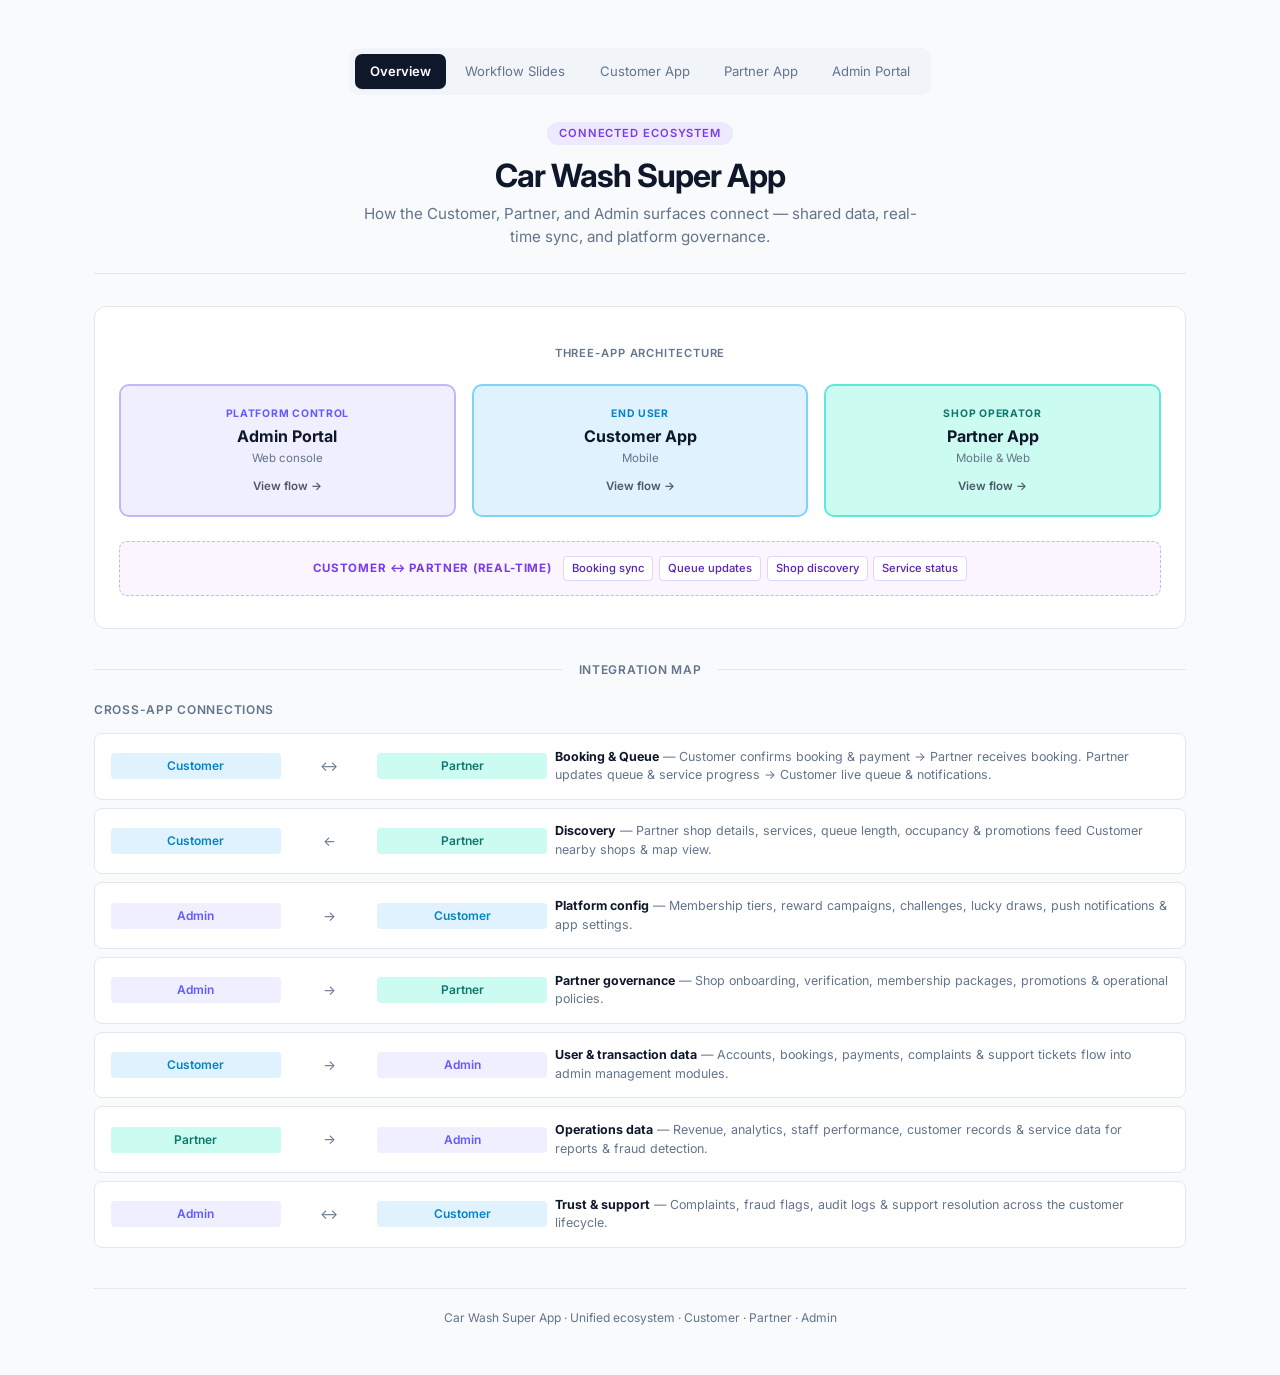
<file: overview.html>
<!DOCTYPE html>
<html lang="en">
<head>
  <meta charset="UTF-8" />
  <meta name="viewport" content="width=device-width, initial-scale=1.0" />
  <title>Car Wash Super App — Ecosystem Overview</title>
  <link href="https://cdn.jsdelivr.net/npm/bootstrap@5.3.3/dist/css/bootstrap.min.css" rel="stylesheet" />
  <link rel="preconnect" href="https://fonts.googleapis.com" />
  <link rel="preconnect" href="https://fonts.gstatic.com" crossorigin />
  <link href="https://fonts.googleapis.com/css2?family=Inter:wght@400;500;600;700&display=swap" rel="stylesheet" />
  <link href="css/shared.css" rel="stylesheet" />
  <link href="css/overview.css" rel="stylesheet" />
</head>
<body>
  <main class="container container-lg px-3 px-md-4 py-4 py-md-5">

    <nav class="nav nav-pills app-nav flex-wrap justify-content-center gap-1 mb-4 mx-auto" aria-label="App flows">
      <a class="nav-link active" href="overview.html">Overview</a>
      <a class="nav-link" href="slides.html">Workflow Slides</a>
      <a class="nav-link" href="index.html">Customer App</a>
      <a class="nav-link" href="partner.html">Partner App</a>
      <a class="nav-link" href="admin.html">Admin Portal</a>
    </nav>

    <header class="doc-header">
      <span class="badge">Connected ecosystem</span>
      <h1>Car Wash Super App</h1>
      <p>How the Customer, Partner, and Admin surfaces connect — shared data, real-time sync, and platform governance.</p>
    </header>

    <section class="ecosystem" aria-labelledby="eco-title">
      <h2 class="ecosystem-title" id="eco-title">Three-app architecture</h2>

      <div class="row g-3 justify-content-center triangle-layout">
        <div class="col-12 col-md-6 col-lg-4">
          <a href="admin.html" class="app-node admin">
            <span class="role">Platform control</span>
            <h2>Admin Portal</h2>
            <span class="platform">Web console</span>
            <span class="cta">View flow →</span>
          </a>
        </div>
        <div class="col-12 col-sm-6 col-lg-4">
          <a href="index.html" class="app-node customer">
            <span class="role">End user</span>
            <h2>Customer App</h2>
            <span class="platform">Mobile</span>
            <span class="cta">View flow →</span>
          </a>
        </div>
        <div class="col-12 col-sm-6 col-lg-4">
          <a href="partner.html" class="app-node partner">
            <span class="role">Shop operator</span>
            <h2>Partner App</h2>
            <span class="platform">Mobile &amp; Web</span>
            <span class="cta">View flow →</span>
          </a>
        </div>
        <div class="col-12">
          <div class="sync-band">
            <span class="label">Customer ↔ Partner (real-time)</span>
            <div class="flows">
              <span class="flow-tag">Booking sync</span>
              <span class="flow-tag">Queue updates</span>
              <span class="flow-tag">Shop discovery</span>
              <span class="flow-tag">Service status</span>
            </div>
          </div>
        </div>
      </div>
    </section>

    <div class="section-divider">Integration map</div>

    <section class="matrix-section" aria-labelledby="matrix-title">
      <h3 id="matrix-title">Cross-app connections</h3>
      <div class="matrix d-flex flex-column gap-2">

        <div class="connection-row">
          <div class="row g-2 align-items-md-center">
            <div class="col-5 col-md-2"><span class="conn-app c d-block">Customer</span></div>
            <div class="col-2 col-md-1 arrow-cell text-center">↔</div>
            <div class="col-5 col-md-2"><span class="conn-app p d-block">Partner</span></div>
            <div class="col-12 col-md-7"><p class="conn-detail mb-0"><strong>Booking &amp; Queue</strong> — Customer confirms booking &amp; payment → Partner receives booking. Partner updates queue &amp; service progress → Customer live queue &amp; notifications.</p></div>
          </div>
        </div>

        <div class="connection-row">
          <div class="row g-2 align-items-md-center">
            <div class="col-5 col-md-2"><span class="conn-app c d-block">Customer</span></div>
            <div class="col-2 col-md-1 arrow-cell text-center">←</div>
            <div class="col-5 col-md-2"><span class="conn-app p d-block">Partner</span></div>
            <div class="col-12 col-md-7"><p class="conn-detail mb-0"><strong>Discovery</strong> — Partner shop details, services, queue length, occupancy &amp; promotions feed Customer nearby shops &amp; map view.</p></div>
          </div>
        </div>

        <div class="connection-row">
          <div class="row g-2 align-items-md-center">
            <div class="col-5 col-md-2"><span class="conn-app a d-block">Admin</span></div>
            <div class="col-2 col-md-1 arrow-cell text-center">→</div>
            <div class="col-5 col-md-2"><span class="conn-app c d-block">Customer</span></div>
            <div class="col-12 col-md-7"><p class="conn-detail mb-0"><strong>Platform config</strong> — Membership tiers, reward campaigns, challenges, lucky draws, push notifications &amp; app settings.</p></div>
          </div>
        </div>

        <div class="connection-row">
          <div class="row g-2 align-items-md-center">
            <div class="col-5 col-md-2"><span class="conn-app a d-block">Admin</span></div>
            <div class="col-2 col-md-1 arrow-cell text-center">→</div>
            <div class="col-5 col-md-2"><span class="conn-app p d-block">Partner</span></div>
            <div class="col-12 col-md-7"><p class="conn-detail mb-0"><strong>Partner governance</strong> — Shop onboarding, verification, membership packages, promotions &amp; operational policies.</p></div>
          </div>
        </div>

        <div class="connection-row">
          <div class="row g-2 align-items-md-center">
            <div class="col-5 col-md-2"><span class="conn-app c d-block">Customer</span></div>
            <div class="col-2 col-md-1 arrow-cell text-center">→</div>
            <div class="col-5 col-md-2"><span class="conn-app a d-block">Admin</span></div>
            <div class="col-12 col-md-7"><p class="conn-detail mb-0"><strong>User &amp; transaction data</strong> — Accounts, bookings, payments, complaints &amp; support tickets flow into admin management modules.</p></div>
          </div>
        </div>

        <div class="connection-row">
          <div class="row g-2 align-items-md-center">
            <div class="col-5 col-md-2"><span class="conn-app p d-block">Partner</span></div>
            <div class="col-2 col-md-1 arrow-cell text-center">→</div>
            <div class="col-5 col-md-2"><span class="conn-app a d-block">Admin</span></div>
            <div class="col-12 col-md-7"><p class="conn-detail mb-0"><strong>Operations data</strong> — Revenue, analytics, staff performance, customer records &amp; service data for reports &amp; fraud detection.</p></div>
          </div>
        </div>

        <div class="connection-row">
          <div class="row g-2 align-items-md-center">
            <div class="col-5 col-md-2"><span class="conn-app a d-block">Admin</span></div>
            <div class="col-2 col-md-1 arrow-cell text-center">↔</div>
            <div class="col-5 col-md-2"><span class="conn-app c d-block">Customer</span></div>
            <div class="col-12 col-md-7"><p class="conn-detail mb-0"><strong>Trust &amp; support</strong> — Complaints, fraud flags, audit logs &amp; support resolution across the customer lifecycle.</p></div>
          </div>
        </div>

      </div>
    </section>

    <footer class="site-footer">
      Car Wash Super App · Unified ecosystem · Customer · Partner · Admin
    </footer>

  </main>
  <script src="https://cdn.jsdelivr.net/npm/bootstrap@5.3.3/dist/js/bootstrap.bundle.min.js"></script>
</body>
</html>
</file>
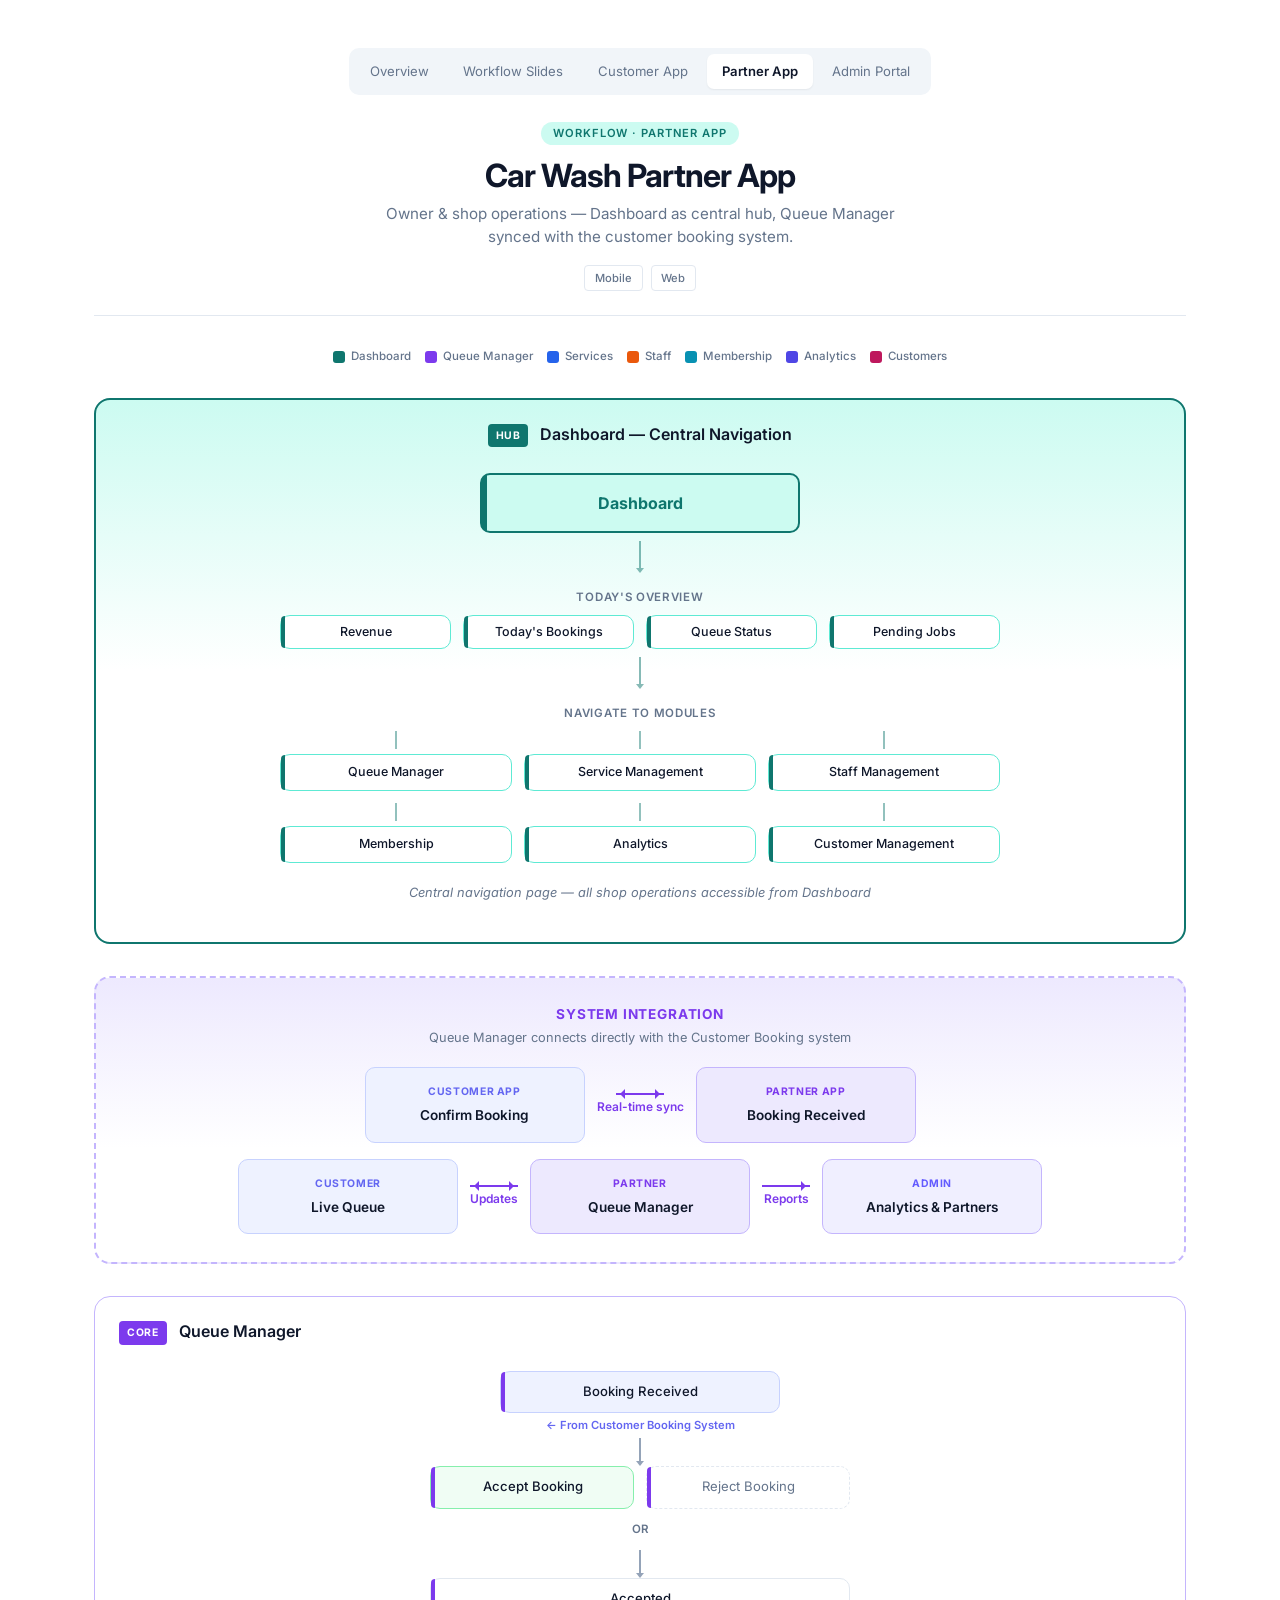
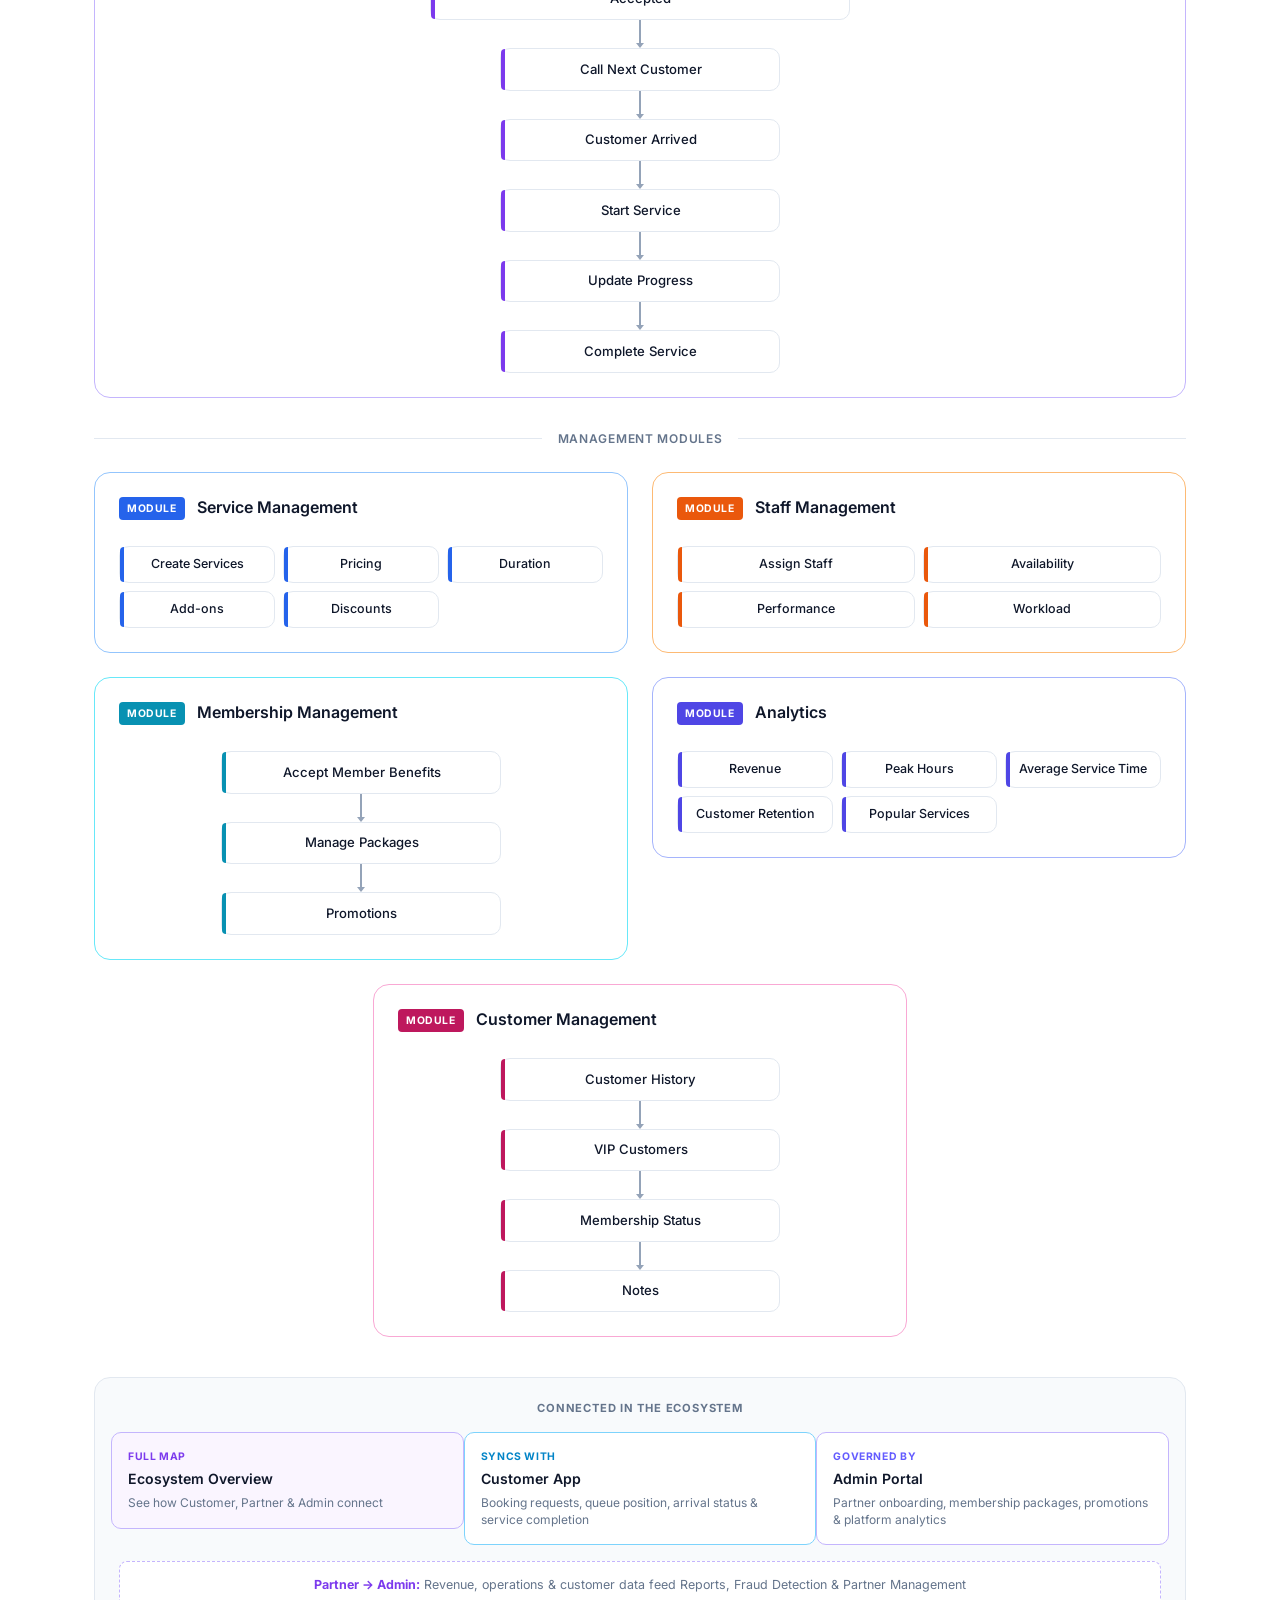
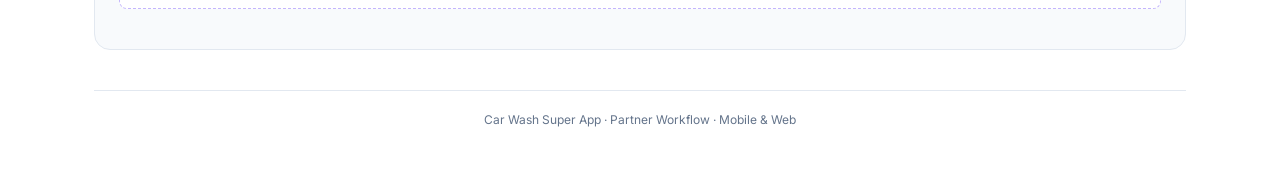
<file: partner.html>
<!DOCTYPE html>
<html lang="en">
<head>
  <meta charset="UTF-8" />
  <meta name="viewport" content="width=device-width, initial-scale=1.0" />
  <title>Car Wash Super App — Partner Workflow</title>
  <link href="https://cdn.jsdelivr.net/npm/bootstrap@5.3.3/dist/css/bootstrap.min.css" rel="stylesheet" />
  <link rel="preconnect" href="https://fonts.googleapis.com" />
  <link rel="preconnect" href="https://fonts.gstatic.com" crossorigin />
  <link href="https://fonts.googleapis.com/css2?family=Inter:wght@400;500;600;700&display=swap" rel="stylesheet" />
  <link href="css/shared.css" rel="stylesheet" />
  <link href="css/partner.css" rel="stylesheet" />
</head>
<body>
  <main class="container container-lg px-3 px-md-4 py-4 py-md-5">

    <nav class="nav nav-pills app-nav flex-wrap justify-content-center gap-1 mb-4 mx-auto" aria-label="App flows">
      <a class="nav-link" href="overview.html">Overview</a>
      <a class="nav-link" href="slides.html">Workflow Slides</a>
      <a class="nav-link" href="index.html">Customer App</a>
      <a class="nav-link active" href="partner.html">Partner App</a>
      <a class="nav-link" href="admin.html">Admin Portal</a>
    </nav>

    <header class="doc-header">
      <span class="badge">Workflow · Partner App</span>
      <h1>Car Wash Partner App</h1>
      <p>Owner &amp; shop operations — Dashboard as central hub, Queue Manager synced with the customer booking system.</p>
      <div class="platform-tags">
        <span>Mobile</span>
        <span>Web</span>
      </div>
    </header>

    <nav class="legend" aria-label="Module legend">
      <span class="legend-item"><span class="legend-swatch" style="background:var(--phub)"></span>Dashboard</span>
      <span class="legend-item"><span class="legend-swatch" style="background:var(--pqueue)"></span>Queue Manager</span>
      <span class="legend-item"><span class="legend-swatch" style="background:var(--pservice)"></span>Services</span>
      <span class="legend-item"><span class="legend-swatch" style="background:var(--pstaff)"></span>Staff</span>
      <span class="legend-item"><span class="legend-swatch" style="background:var(--pmembership)"></span>Membership</span>
      <span class="legend-item"><span class="legend-swatch" style="background:var(--panalytics)"></span>Analytics</span>
      <span class="legend-item"><span class="legend-swatch" style="background:var(--pcustomers)"></span>Customers</span>
    </nav>

    <!-- DASHBOARD HUB -->
    <section class="module phub hub" id="dashboard">
      <div class="module-header" style="justify-content:center;">
        <span class="module-num">Hub</span>
        <h2 class="module-title">Dashboard — Central Navigation</h2>
      </div>

      <div class="v-flow">
        <div class="screen hub-main">Dashboard</div>
      </div>

      <div class="hub-connector">
        <div class="arrow-down"><div class="stem"></div><div class="head"></div></div>
      </div>

      <p class="hub-label">Today's overview</p>
      <div class="widget-row">
        <div class="screen small">Revenue</div>
        <div class="screen small">Today's Bookings</div>
        <div class="screen small">Queue Status</div>
        <div class="screen small">Pending Jobs</div>
      </div>

      <div class="hub-connector">
        <div class="arrow-down"><div class="stem"></div><div class="head"></div></div>
      </div>

      <p class="hub-label">Navigate to modules</p>
      <div class="hub-spokes">
        <div class="spoke">
          <div class="spoke-line"></div>
          <div class="screen small">Queue Manager</div>
        </div>
        <div class="spoke">
          <div class="spoke-line"></div>
          <div class="screen small">Service Management</div>
        </div>
        <div class="spoke">
          <div class="spoke-line"></div>
          <div class="screen small">Staff Management</div>
        </div>
        <div class="spoke">
          <div class="spoke-line"></div>
          <div class="screen small">Membership</div>
        </div>
        <div class="spoke">
          <div class="spoke-line"></div>
          <div class="screen small">Analytics</div>
        </div>
        <div class="spoke">
          <div class="spoke-line"></div>
          <div class="screen small">Customer Management</div>
        </div>
      </div>

      <p class="hub-note">Central navigation page — all shop operations accessible from Dashboard</p>
    </section>

    <!-- CUSTOMER BOOKING INTEGRATION -->
    <section class="integration" aria-labelledby="integration-title">
      <div class="integration-header">
        <h3 id="integration-title">System integration</h3>
        <p>Queue Manager connects directly with the Customer Booking system</p>
      </div>
      <div class="integration-flow">
        <div class="integration-box customer">
          <div class="label">Customer App</div>
          <div class="name">Confirm Booking</div>
        </div>
        <div class="integration-arrow bidir">
          <div class="line-h"></div>
          <span>Real-time sync</span>
        </div>
        <div class="integration-box partner">
          <div class="label">Partner App</div>
          <div class="name">Booking Received</div>
        </div>
      </div>
      <div class="integration-triple">
        <div class="integration-box customer">
          <div class="label">Customer</div>
          <div class="name">Live Queue</div>
        </div>
        <div class="integration-arrow bidir">
          <div class="line-h"></div>
          <span>Updates</span>
        </div>
        <div class="integration-box partner">
          <div class="label">Partner</div>
          <div class="name">Queue Manager</div>
        </div>
        <div class="integration-arrow">
          <div class="line-h"></div>
          <span>Reports</span>
        </div>
        <div class="integration-box" style="border-color:#c4b5fd;background:#f0efff;">
          <div class="label" style="color:#635bff;">Admin</div>
          <div class="name">Analytics &amp; Partners</div>
        </div>
      </div>
    </section>

    <!-- QUEUE MANAGER -->
    <section class="module pqueue" id="queue">
      <div class="module-header">
        <span class="module-num">Core</span>
        <h2 class="module-title">Queue Manager</h2>
      </div>

      <div class="v-flow">
        <div class="screen external">Booking Received</div>
        <p class="flow-link" style="color:#6366f1;">← From Customer Booking System</p>
        <div class="arrow-down"><div class="stem"></div><div class="head"></div></div>

        <div class="flow-branch">
          <div class="screen accept">Accept Booking</div>
          <div class="screen reject">Reject Booking</div>
          <div class="branch-or">or</div>
          <div class="branch-continue">
            <div class="arrow-down"><div class="stem"></div><div class="head"></div></div>
            <div class="screen">Accepted</div>
          </div>
        </div>

        <div class="arrow-down"><div class="stem"></div><div class="head"></div></div>
        <div class="screen">Call Next Customer</div>
        <div class="arrow-down"><div class="stem"></div><div class="head"></div></div>
        <div class="screen">Customer Arrived</div>
        <div class="arrow-down"><div class="stem"></div><div class="head"></div></div>
        <div class="screen">Start Service</div>
        <div class="arrow-down"><div class="stem"></div><div class="head"></div></div>
        <div class="screen">Update Progress</div>
        <div class="arrow-down"><div class="stem"></div><div class="head"></div></div>
        <div class="screen">Complete Service</div>
      </div>
    </section>

    <div class="section-divider">Management modules</div>

    <div class="row g-4">

      <!-- SERVICE MANAGEMENT -->
      <div class="col-12 col-lg-6"><section class="module pservice" id="services">
        <div class="module-header">
          <span class="module-num">Module</span>
          <h2 class="module-title">Service Management</h2>
        </div>
        <div class="feature-grid cols-3">
          <div class="screen small">Create Services</div>
          <div class="screen small">Pricing</div>
          <div class="screen small">Duration</div>
          <div class="screen small">Add-ons</div>
          <div class="screen small">Discounts</div>
        </div>
      </section></div>

      <!-- STAFF MANAGEMENT -->
      <div class="col-12 col-lg-6"><section class="module pstaff" id="staff">
        <div class="module-header">
          <span class="module-num">Module</span>
          <h2 class="module-title">Staff Management</h2>
        </div>
        <div class="feature-grid">
          <div class="screen small">Assign Staff</div>
          <div class="screen small">Availability</div>
          <div class="screen small">Performance</div>
          <div class="screen small">Workload</div>
        </div>
      </section></div>

      <!-- MEMBERSHIP MANAGEMENT -->
      <div class="col-12 col-lg-6"><section class="module pmembership" id="membership">
        <div class="module-header">
          <span class="module-num">Module</span>
          <h2 class="module-title">Membership Management</h2>
        </div>
        <div class="v-flow">
          <div class="screen">Accept Member Benefits</div>
          <div class="arrow-down"><div class="stem"></div><div class="head"></div></div>
          <div class="screen">Manage Packages</div>
          <div class="arrow-down"><div class="stem"></div><div class="head"></div></div>
          <div class="screen">Promotions</div>
        </div>
      </section></div>

      <!-- ANALYTICS -->
      <div class="col-12 col-lg-6"><section class="module panalytics" id="analytics">
        <div class="module-header">
          <span class="module-num">Module</span>
          <h2 class="module-title">Analytics</h2>
        </div>
        <div class="feature-grid cols-3">
          <div class="screen small">Revenue</div>
          <div class="screen small">Peak Hours</div>
          <div class="screen small">Average Service Time</div>
          <div class="screen small">Customer Retention</div>
          <div class="screen small">Popular Services</div>
        </div>
      </section></div>

      <!-- CUSTOMER MANAGEMENT -->
      <div class="col-12 col-lg-6 mx-auto"><section class="module pcustomers" id="customers">
        <div class="module-header">
          <span class="module-num">Module</span>
          <h2 class="module-title">Customer Management</h2>
        </div>
        <div class="v-flow">
          <div class="screen">Customer History</div>
          <div class="arrow-down"><div class="stem"></div><div class="head"></div></div>
          <div class="screen">VIP Customers</div>
          <div class="arrow-down"><div class="stem"></div><div class="head"></div></div>
          <div class="screen">Membership Status</div>
          <div class="arrow-down"><div class="stem"></div><div class="head"></div></div>
          <div class="screen">Notes</div>
        </div>
      </section></div>

    </div>

    <section class="ecosystem-bar" aria-labelledby="eco-links-title">
      <h3 id="eco-links-title">Connected in the ecosystem</h3>
      <div class="row g-3">
        <a href="overview.html" class="col-12 col-md-4 eco-link overview d-block">
          <div class="eco-role">Full map</div>
          <div class="eco-name">Ecosystem Overview</div>
          <div class="eco-desc">See how Customer, Partner &amp; Admin connect</div>
        </a>
        <a href="index.html" class="col-12 col-md-4 eco-link customer d-block">
          <div class="eco-role">Syncs with</div>
          <div class="eco-name">Customer App</div>
          <div class="eco-desc">Booking requests, queue position, arrival status &amp; service completion</div>
        </a>
        <a href="admin.html" class="col-12 col-md-4 eco-link admin d-block">
          <div class="eco-role">Governed by</div>
          <div class="eco-name">Admin Portal</div>
          <div class="eco-desc">Partner onboarding, membership packages, promotions &amp; platform analytics</div>
        </a>
      </div>
      <p class="eco-sync"><strong>Partner → Admin:</strong> Revenue, operations &amp; customer data feed Reports, Fraud Detection &amp; Partner Management</p>
    </section>

    <footer class="site-footer">
      Car Wash Super App · Partner Workflow · Mobile &amp; Web
    </footer>

  </main>
  <script src="https://cdn.jsdelivr.net/npm/bootstrap@5.3.3/dist/js/bootstrap.bundle.min.js"></script>
</body>
</html>
</file>
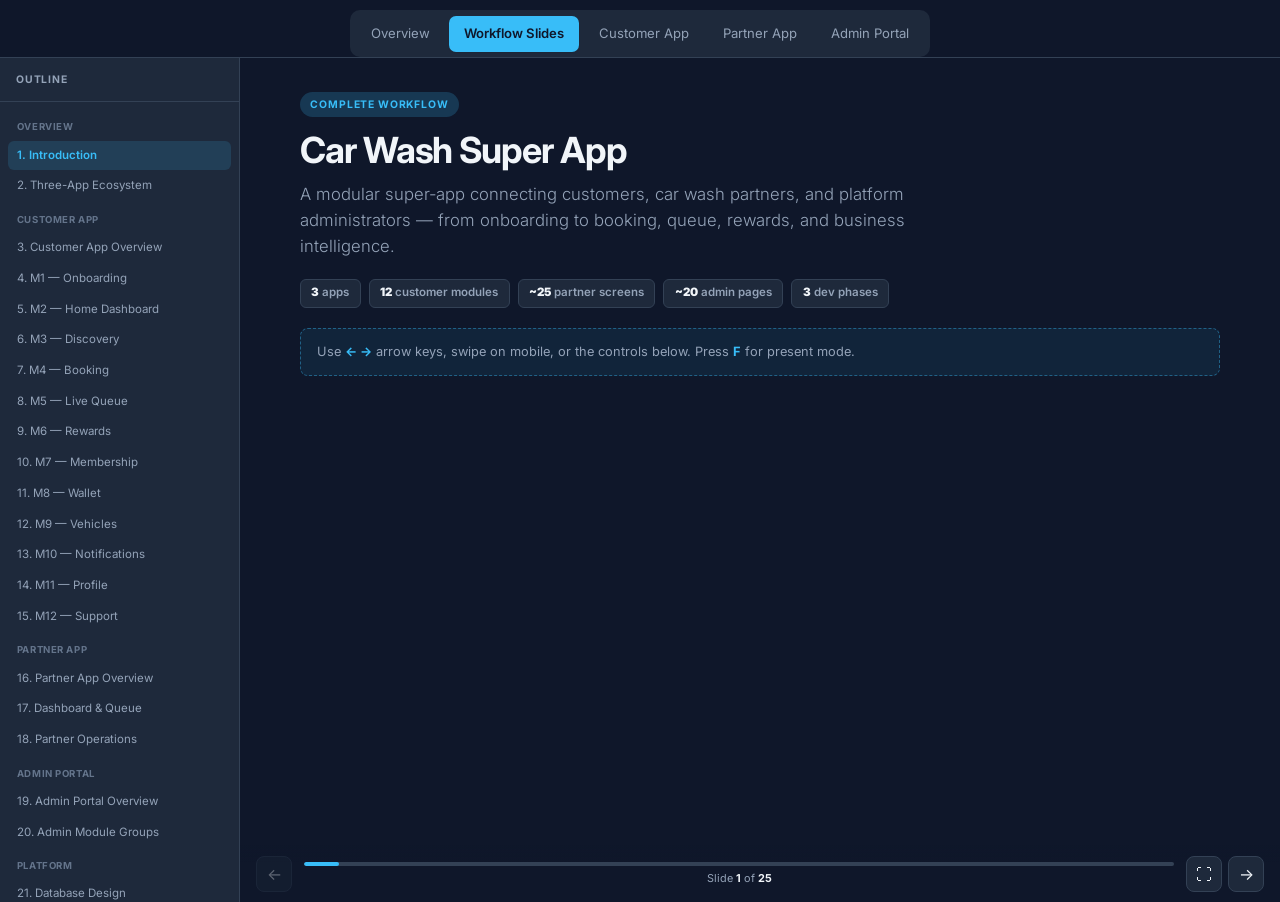
<file: slides.html>
<!DOCTYPE html>
<html lang="en">
<head>
  <meta charset="UTF-8" />
  <meta name="viewport" content="width=device-width, initial-scale=1.0" />
  <title>Car Wash Super App — Workflow Slides</title>
  <link href="https://cdn.jsdelivr.net/npm/bootstrap@5.3.3/dist/css/bootstrap.min.css" rel="stylesheet" />
  <link rel="preconnect" href="https://fonts.googleapis.com" />
  <link rel="preconnect" href="https://fonts.gstatic.com" crossorigin />
  <link href="https://fonts.googleapis.com/css2?family=Inter:wght@400;500;600;700&display=swap" rel="stylesheet" />
  <link href="css/shared.css" rel="stylesheet" />
  <link href="css/slides.css" rel="stylesheet" />
</head>
<body class="slides-page">

  <div class="site-nav-wrap">
    <nav class="nav nav-pills app-nav flex-wrap justify-content-center gap-1 mx-auto" aria-label="App flows">
      <a class="nav-link" href="overview.html">Overview</a>
      <a class="nav-link active" href="slides.html">Workflow Slides</a>
      <a class="nav-link" href="index.html">Customer App</a>
      <a class="nav-link" href="partner.html">Partner App</a>
      <a class="nav-link" href="admin.html">Admin Portal</a>
    </nav>
  </div>

  <div class="slide-shell">
    <aside class="slide-sidebar" aria-label="Slide outline">
      <div class="slide-sidebar-header">Outline</div>
      <ul class="slide-toc" id="slide-toc"></ul>
    </aside>

    <div class="slide-main">
      <div class="slide-viewport" aria-live="polite">
        <div class="slide-track" id="slide-track">

          <!-- 1. INTRO -->
          <section class="slide" data-title="Introduction" data-section="Overview">
            <div class="slide-inner">
              <span class="slide-label intro">Complete workflow</span>
              <h1>Car Wash Super App</h1>
              <p class="lead">A modular super-app connecting customers, car wash partners, and platform administrators — from onboarding to booking, queue, rewards, and business intelligence.</p>
              <div class="slide-meta">
                <span class="meta-pill"><strong>3</strong> apps</span>
                <span class="meta-pill"><strong>12</strong> customer modules</span>
                <span class="meta-pill"><strong>~25</strong> partner screens</span>
                <span class="meta-pill"><strong>~20</strong> admin pages</span>
                <span class="meta-pill"><strong>3</strong> dev phases</span>
              </div>
              <div class="highlight-box">
                Use <strong>← →</strong> arrow keys, swipe on mobile, or the controls below. Press <strong>F</strong> for present mode.
              </div>
            </div>
          </section>

          <!-- 2. ECOSYSTEM -->
          <section class="slide" data-title="Three-App Ecosystem" data-section="Overview">
            <div class="slide-inner">
              <span class="slide-label intro">Architecture</span>
              <h1>Three-App Ecosystem</h1>
              <p class="lead">Each surface serves a distinct role. Customer and Partner sync in real time; Admin governs the platform.</p>
              <div class="eco-triangle mb-4">
                <div class="eco-node admin">
                  <div class="role">Platform control</div>
                  <h3>Admin</h3>
                  <p class="small text-muted mb-0 mt-1">Users, partners, finance, campaigns, fraud, config</p>
                </div>
                <div class="eco-node customer">
                  <div class="role">End user</div>
                  <h3>Customer</h3>
                  <p class="small text-muted mb-0 mt-1">Book, queue, pay, rewards, membership</p>
                </div>
                <div class="eco-node partner">
                  <div class="role">Shop operator</div>
                  <h3>Partner</h3>
                  <p class="small text-muted mb-0 mt-1">Queue, services, staff, analytics</p>
                </div>
              </div>
              <div class="slide-card">
                <h3>Real-time sync</h3>
                <ul>
                  <li>Customer confirms booking → Partner receives it instantly</li>
                  <li>Queue position updates both apps live</li>
                  <li>Admin analytics &amp; governance feed from both sides</li>
                </ul>
              </div>
            </div>
          </section>

          <!-- 3. CUSTOMER OVERVIEW -->
          <section class="slide" data-title="Customer App Overview" data-section="Customer App">
            <div class="slide-inner">
              <span class="slide-label customer">Customer App</span>
              <h1>12 Modules · Mobile UX</h1>
              <p class="lead">Modular customer journey — approximately 80+ screens total, organized into focused feature areas.</p>
              <div class="module-map">
                <div class="module-chip"><span>M1</span>Onboarding</div>
                <div class="module-chip"><span>M2</span>Home Dashboard</div>
                <div class="module-chip"><span>M3</span>Discovery</div>
                <div class="module-chip"><span>M4</span>Booking</div>
                <div class="module-chip"><span>M5</span>Live Queue</div>
                <div class="module-chip"><span>M6</span>Rewards</div>
                <div class="module-chip"><span>M7</span>Membership</div>
                <div class="module-chip"><span>M8</span>Wallet</div>
                <div class="module-chip"><span>M9</span>Vehicles</div>
                <div class="module-chip"><span>M10</span>Notifications</div>
                <div class="module-chip"><span>M11</span>Profile</div>
                <div class="module-chip"><span>M12</span>Support</div>
              </div>
              <div class="highlight-box mt-3"><strong>M2 Home Dashboard</strong> is the control center — users should rarely need to leave it.</div>
            </div>
          </section>

          <!-- 4. M1 -->
          <section class="slide" data-title="M1 — Onboarding" data-section="Customer App">
            <div class="slide-inner">
              <span class="slide-label customer">Module 1</span>
              <h1>Onboarding &amp; Authentication</h1>
              <p class="lead">Allow users to register quickly while collecting enough information for future personalization.</p>
              <div class="slide-meta"><span class="meta-pill"><strong>~8</strong> pages</span></div>
              <div class="flow-chain">
                <div class="flow-step">Splash Screen</div>
                <div class="flow-arrow">↓</div>
                <div class="flow-step">Welcome</div>
                <div class="flow-arrow">↓</div>
                <div class="flow-step">Login / Register</div>
                <div class="flow-arrow">↓</div>
                <div class="flow-step">OTP Verification</div>
                <div class="flow-arrow">↓</div>
                <div class="flow-step">Forgot Password <small class="text-muted">(optional)</small></div>
                <div class="flow-arrow">↓</div>
                <div class="flow-step">Vehicle Registration</div>
                <div class="flow-arrow">↓</div>
                <div class="flow-step">Location &amp; Notification Permissions</div>
                <div class="flow-arrow">↓</div>
                <div class="flow-step">Home Dashboard</div>
              </div>
            </div>
          </section>

          <!-- 5. M2 -->
          <section class="slide" data-title="M2 — Home Dashboard" data-section="Customer App">
            <div class="slide-inner">
              <span class="slide-label customer">Module 2</span>
              <h1>Home Dashboard</h1>
              <p class="lead">The control center of the app — approximately 4 pages. Users should rarely need to leave this screen.</p>
              <div class="slide-grid cols-2">
                <div class="slide-card accent-customer"><h3>Queue &amp; booking</h3><ul><li>Current queue status</li><li>Nearby car washes</li><li>Quick booking</li></ul></div>
                <div class="slide-card accent-customer"><h3>Engagement</h3><ul><li>Active promotions</li><li>Daily rewards</li><li>Challenges</li></ul></div>
                <div class="slide-card accent-customer"><h3>Account</h3><ul><li>Membership status</li><li>Vehicle status</li></ul></div>
                <div class="slide-card accent-customer"><h3>Design goal</h3><p>Single hub connecting all 8 menu destinations — hub-and-spoke navigation pattern.</p></div>
              </div>
            </div>
          </section>

          <!-- 6. M3 -->
          <section class="slide" data-title="M3 — Discovery" data-section="Customer App">
            <div class="slide-inner">
              <span class="slide-label customer">Module 3</span>
              <h1>Car Wash Discovery</h1>
              <p class="lead">Help users find and evaluate the best shop — approximately 6 pages.</p>
              <div class="two-col">
                <div>
                  <h2>Pages</h2>
                  <div class="tag-row">
                    <span class="tag">Nearby Shops</span><span class="tag">Map View</span><span class="tag">Shop Details</span>
                    <span class="tag">Services</span><span class="tag">Reviews</span><span class="tag">Gallery</span>
                  </div>
                </div>
                <div>
                  <h2>Shop details show</h2>
                  <div class="slide-card">
                    <ul>
                      <li>Queue length &amp; estimated waiting time</li>
                      <li>Live occupancy</li>
                      <li>Rating &amp; open/closed status</li>
                      <li>Membership acceptance</li>
                      <li>Available promotions</li>
                    </ul>
                  </div>
                </div>
              </div>
              <p class="highlight-box mb-0">→ Connects to <strong>Module 4 — Booking</strong></p>
            </div>
          </section>

          <!-- 7. M4 -->
          <section class="slide" data-title="M4 — Booking" data-section="Customer App">
            <div class="slide-inner">
              <span class="slide-label customer">Module 4</span>
              <h1>Booking &amp; Smart Queue</h1>
              <p class="lead">The heart of the platform — approximately 10 pages from shop selection to digital receipt.</p>
              <div class="flow-chain horizontal">
                <div class="flow-step">Choose Shop</div><div class="flow-arrow">→</div>
                <div class="flow-step">Service</div><div class="flow-arrow">→</div>
                <div class="flow-step">Vehicle</div><div class="flow-arrow">→</div>
                <div class="flow-step">Time</div><div class="flow-arrow">→</div>
                <div class="flow-step">AI Suggestion</div><div class="flow-arrow">→</div>
                <div class="flow-step">Confirm</div><div class="flow-arrow">→</div>
                <div class="flow-step">Payment</div><div class="flow-arrow">→</div>
                <div class="flow-step">Queue</div><div class="flow-arrow">→</div>
                <div class="flow-step">Arrived</div><div class="flow-arrow">→</div>
                <div class="flow-step">Completed</div>
              </div>
              <div class="slide-grid cols-3 mt-3">
                <div class="slide-card"><h3>Selection</h3><ul><li>Select service &amp; add-ons</li><li>Calendar &amp; time slot</li><li>Queue estimation</li></ul></div>
                <div class="slide-card"><h3>Transaction</h3><ul><li>Confirm booking</li><li>Payment</li><li>Digital receipt</li></ul></div>
                <div class="slide-card"><h3>Live</h3><ul><li>Queue status</li><li>Live progress</li><li>Completion summary</li></ul></div>
              </div>
            </div>
          </section>

          <!-- 8. M5 -->
          <section class="slide" data-title="M5 — Live Queue" data-section="Customer App">
            <div class="slide-inner">
              <span class="slide-label customer">Module 5</span>
              <h1>Live Queue</h1>
              <p class="lead">Real-time queue visibility — approximately 5 pages. Keeps customers informed while they wait.</p>
              <div class="queue-demo">
                <div class="sub">Current Queue</div>
                <div class="big">15 Cars</div>
                <div class="flow-arrow">↓</div>
                <div class="sub">You are</div>
                <div class="big">#6</div>
                <div class="flow-arrow">↓</div>
                <div class="sub">Estimated</div>
                <div class="big">26 min</div>
              </div>
              <div class="tag-row justify-content-center">
                <span class="tag">Current washing stage</span>
                <span class="tag">Cars completed today</span>
                <span class="tag">Staff availability</span>
                <span class="tag">Real-time updates</span>
                <span class="tag">Push notifications</span>
              </div>
            </div>
          </section>

          <!-- 9. M6 -->
          <section class="slide" data-title="M6 — Rewards" data-section="Customer App">
            <div class="slide-inner">
              <span class="slide-label customer">Module 6</span>
              <h1>Rewards &amp; Gamification</h1>
              <p class="lead">One of the biggest differentiators — approximately 10 pages. Encourage return visits even when users don't need a wash.</p>
              <div class="slide-grid cols-2">
                <div class="slide-card"><h3>Core mechanics</h3><ul><li>Daily Spin</li><li>XP system &amp; Levels</li><li>Achievement badges</li><li>Mission Progress</li></ul></div>
                <div class="slide-card"><h3>Engagement loops</h3><ul><li>Lucky Draw</li><li>Referral program</li><li>Weekly Challenges</li><li>Seasonal Events</li><li>Reward Redemption</li></ul></div>
              </div>
            </div>
          </section>

          <!-- 10. M7 -->
          <section class="slide" data-title="M7 — Membership" data-section="Customer App">
            <div class="slide-inner">
              <span class="slide-label customer">Module 7</span>
              <h1>Membership</h1>
              <p class="lead">Tiered subscription plans — approximately 6 pages with subscription management.</p>
              <div class="tier-grid mb-3">
                <div class="tier-card free">Free</div>
                <div class="tier-card silver">Silver</div>
                <div class="tier-card gold">Gold</div>
                <div class="tier-card diamond">Diamond</div>
              </div>
              <div class="slide-card">
                <h3>Each plan displays</h3>
                <div class="tag-row">
                  <span class="tag">Benefits</span><span class="tag">Monthly savings</span>
                  <span class="tag">Priority queue</span><span class="tag">Bonus XP</span>
                  <span class="tag">Exclusive rewards</span><span class="tag">Subscription management</span>
                </div>
              </div>
            </div>
          </section>

          <!-- 11. M8 -->
          <section class="slide" data-title="M8 — Wallet" data-section="Customer App">
            <div class="slide-inner">
              <span class="slide-label customer">Module 8</span>
              <h1>Wallet &amp; Payments</h1>
              <p class="lead">Financial hub for the customer — approximately 6 pages.</p>
              <div class="tag-row">
                <span class="tag">Transaction history</span>
                <span class="tag">Stored payment methods</span>
                <span class="tag">Coupons</span>
                <span class="tag">Promo codes</span>
                <span class="tag">Reward credits</span>
                <span class="tag">Refund requests</span>
              </div>
            </div>
          </section>

          <!-- 12. M9 -->
          <section class="slide" data-title="M9 — Vehicles" data-section="Customer App">
            <div class="slide-inner">
              <span class="slide-label customer">Module 9</span>
              <h1>Vehicle Management</h1>
              <p class="lead">Multiple cars supported — approximately 8 pages per vehicle profile.</p>
              <div class="slide-grid cols-2">
                <div class="slide-card"><h3>Vehicle profile</h3><ul><li>Plate number</li><li>Brand &amp; model</li><li>Color &amp; photo</li><li>Mileage (optional)</li></ul></div>
                <div class="slide-card"><h3>Service history</h3><ul><li>Wash history</li><li>Wax history</li><li>Interior cleaning history</li><li>Recommended next service</li></ul></div>
              </div>
            </div>
          </section>

          <!-- 13. M10 -->
          <section class="slide" data-title="M10 — Notifications" data-section="Customer App">
            <div class="slide-inner">
              <span class="slide-label customer">Module 10</span>
              <h1>Notifications</h1>
              <p class="lead">Central notification center — approximately 4 pages covering all alert types.</p>
              <div class="tag-row">
                <span class="tag">Booking</span><span class="tag">Queue updates</span>
                <span class="tag">Rewards</span><span class="tag">Promotions</span>
                <span class="tag">Membership</span><span class="tag">Challenges</span>
                <span class="tag">Referral bonuses</span>
              </div>
            </div>
          </section>

          <!-- 14. M11 -->
          <section class="slide" data-title="M11 — Profile" data-section="Customer App">
            <div class="slide-inner">
              <span class="slide-label customer">Module 11</span>
              <h1>User Profile</h1>
              <p class="lead">Account settings and personal data — approximately 7 pages.</p>
              <div class="slide-grid cols-2">
                <div class="slide-card"><ul><li>Personal details</li><li>Vehicles</li><li>Addresses</li><li>Payment methods</li></ul></div>
                <div class="slide-card"><ul><li>Privacy settings</li><li>App settings</li><li>Support access</li></ul></div>
              </div>
            </div>
          </section>

          <!-- 15. M12 -->
          <section class="slide" data-title="M12 — Support" data-section="Customer App">
            <div class="slide-inner">
              <span class="slide-label customer">Module 12</span>
              <h1>Support</h1>
              <p class="lead">Help center and issue resolution — approximately 5 pages.</p>
              <div class="flow-chain">
                <div class="flow-step">FAQ</div>
                <div class="flow-arrow">↓</div>
                <div class="flow-step">Live Chat</div>
                <div class="flow-arrow">↓</div>
                <div class="flow-step">Tickets</div>
                <div class="flow-arrow">↓</div>
                <div class="flow-step">Report Issues</div>
                <div class="flow-arrow">↓</div>
                <div class="flow-step">Feedback</div>
              </div>
              <a class="slide-link mt-3 d-inline-block" href="index.html">View Customer flowchart →</a>
            </div>
          </section>

          <!-- 16. PARTNER OVERVIEW -->
          <section class="slide" data-title="Partner App Overview" data-section="Partner App">
            <div class="slide-inner">
              <span class="slide-label partner">Partner App</span>
              <h1>Car Wash Partner App</h1>
              <p class="lead">Owner &amp; shop operations — approximately 25 screens on mobile and web. Dashboard is the central hub.</p>
              <div class="slide-meta">
                <span class="meta-pill">Mobile</span>
                <span class="meta-pill">Web</span>
                <span class="meta-pill"><strong>Real-time</strong> customer sync</span>
              </div>
              <div class="module-map">
                <div class="module-chip"><span>Hub</span>Dashboard</div>
                <div class="module-chip"><span>Core</span>Queue Manager</div>
                <div class="module-chip"><span>Ops</span>Service Mgmt</div>
                <div class="module-chip"><span>Ops</span>Staff Mgmt</div>
                <div class="module-chip"><span>Ops</span>Membership</div>
                <div class="module-chip"><span>Ops</span>Analytics</div>
                <div class="module-chip"><span>Ops</span>Customers</div>
              </div>
            </div>
          </section>

          <!-- 17. PARTNER DASHBOARD & QUEUE -->
          <section class="slide" data-title="Dashboard &amp; Queue" data-section="Partner App">
            <div class="slide-inner">
              <span class="slide-label partner">Partner App</span>
              <h1>Dashboard &amp; Queue Manager</h1>
              <div class="two-col">
                <div class="slide-card accent-partner">
                  <h3>Dashboard widgets</h3>
                  <div class="tag-row"><span class="tag">Revenue</span><span class="tag">Today's bookings</span><span class="tag">Queue status</span><span class="tag">Pending jobs</span><span class="tag">Staff</span></div>
                  <p class="mt-2 mb-0">Navigate to all shop modules from one hub.</p>
                </div>
                <div class="slide-card accent-partner">
                  <h3>Queue Manager flow</h3>
                  <ul>
                    <li>Booking received (from customer)</li>
                    <li>Accept or reject booking</li>
                    <li>Call next customer</li>
                    <li>Delay customer (if needed)</li>
                    <li>Complete service</li>
                  </ul>
                </div>
              </div>
              <div class="highlight-box">↔ Syncs with Customer App: Confirm Booking ↔ Booking Received · Live Queue ↔ Queue Manager</div>
            </div>
          </section>

          <!-- 18. PARTNER OPS -->
          <section class="slide" data-title="Partner Operations" data-section="Partner App">
            <div class="slide-inner">
              <span class="slide-label partner">Partner App</span>
              <h1>Management Modules</h1>
              <div class="slide-grid cols-2">
                <div class="slide-card accent-partner"><h3>Service Manager</h3><ul><li>Create services</li><li>Pricing &amp; duration</li><li>Add-ons &amp; discounts</li></ul></div>
                <div class="slide-card accent-partner"><h3>Staff Management</h3><ul><li>Assign staff</li><li>Track workload</li><li>Performance &amp; availability</li></ul></div>
                <div class="slide-card accent-partner"><h3>Membership</h3><ul><li>Accept member benefits</li><li>Manage packages</li><li>Promotions</li></ul></div>
                <div class="slide-card accent-partner"><h3>Analytics</h3><ul><li>Revenue &amp; peak hours</li><li>Avg service time</li><li>Retention &amp; popular services</li></ul></div>
                <div class="slide-card accent-partner"><h3>Customer Management</h3><ul><li>Customer history</li><li>VIP customers</li><li>Membership status &amp; notes</li></ul></div>
              </div>
              <a class="slide-link mt-3 d-inline-block" href="partner.html">View Partner flowchart →</a>
            </div>
          </section>

          <!-- 19. ADMIN OVERVIEW -->
          <section class="slide" data-title="Admin Portal Overview" data-section="Admin Portal">
            <div class="slide-inner">
              <span class="slide-label admin">Admin Portal</span>
              <h1>Platform Administration</h1>
              <p class="lead">Enterprise web console — approximately 20 pages governing the entire ecosystem.</p>
              <div class="entity-cloud">
                <span class="entity">Users</span><span class="entity">Partners</span><span class="entity">Transactions</span>
                <span class="entity">Membership</span><span class="entity">Reward campaigns</span><span class="entity">Push notifications</span>
                <span class="entity">Lucky draws</span><span class="entity">Challenges</span><span class="entity">Reports</span>
                <span class="entity">Complaints</span><span class="entity">App configuration</span><span class="entity">Analytics</span>
                <span class="entity">Audit logs</span><span class="entity">Support</span><span class="entity">Fraud detection</span>
              </div>
            </div>
          </section>

          <!-- 20. ADMIN DETAIL -->
          <section class="slide" data-title="Admin Module Groups" data-section="Admin Portal">
            <div class="slide-inner">
              <span class="slide-label admin">Admin Portal</span>
              <h1>Module Groups</h1>
              <div class="slide-grid cols-2">
                <div class="slide-card accent-admin"><h3>Users &amp; Partners</h3><p>Account management, onboarding, verification, shop listings</p></div>
                <div class="slide-card accent-admin"><h3>Finance &amp; Membership</h3><p>Transactions, refunds, settlements, tier configuration</p></div>
                <div class="slide-card accent-admin"><h3>Engagement</h3><p>Reward campaigns, lucky draws, challenges, XP rules</p></div>
                <div class="slide-card accent-admin"><h3>Communications</h3><p>Push notifications, segments, templates, scheduling</p></div>
                <div class="slide-card accent-admin"><h3>Insights</h3><p>Reports, dashboards, funnels, KPIs</p></div>
                <div class="slide-card accent-admin"><h3>Operations &amp; Trust</h3><p>Complaints, support tickets, fraud detection, audit logs</p></div>
              </div>
              <a class="slide-link mt-3 d-inline-block" href="admin.html">View Admin flowchart →</a>
            </div>
          </section>

          <!-- 21. DATABASE -->
          <section class="slide" data-title="Database Design" data-section="Platform">
            <div class="slide-inner">
              <span class="slide-label data">Database</span>
              <h1>Simplified Data Model</h1>
              <p class="lead">Modular structure — add new features without redesigning the entire database.</p>
              <div class="entity-cloud">
                <span class="entity">Users</span><span class="entity">Vehicles</span><span class="entity">Car Wash Shops</span>
                <span class="entity">Bookings</span><span class="entity">Queue</span><span class="entity">Services</span>
                <span class="entity">Staff</span><span class="entity">Memberships</span><span class="entity">Rewards</span>
                <span class="entity">Coupons</span><span class="entity">Payments</span><span class="entity">Notifications</span>
                <span class="entity">Achievements</span><span class="entity">XP</span><span class="entity">Challenges</span>
                <span class="entity">Lucky Draw</span><span class="entity">Reviews</span><span class="entity">Referrals</span>
                <span class="entity">Wallet</span><span class="entity">Transactions</span>
              </div>
              <div class="highlight-box">Each app module maps to one or more entities — shared core with app-specific views.</div>
            </div>
          </section>

          <!-- 22. PHASE 1 -->
          <section class="slide" data-title="Phase 1 — MVP" data-section="Development">
            <div class="slide-inner">
              <span class="slide-label phase">Development</span>
              <h1>Phase 1 — MVP</h1>
              <div class="phase-card phase1">
                <h3>Prove the core concept</h3>
                <div class="timeline">3–4 months · ~20–25 screens</div>
                <div class="tag-row">
                  <span class="tag">Authentication</span><span class="tag">Shop discovery</span>
                  <span class="tag">Booking</span><span class="tag">Live queue</span>
                  <span class="tag">Payments</span><span class="tag">Reviews</span>
                </div>
                <p class="mt-2 mb-0 text-muted small">Customer + Partner booking loop with basic admin oversight.</p>
              </div>
            </div>
          </section>

          <!-- 23. PHASE 2 -->
          <section class="slide" data-title="Phase 2 — Retention" data-section="Development">
            <div class="slide-inner">
              <span class="slide-label phase">Development</span>
              <h1>Phase 2 — Customer Retention</h1>
              <div class="phase-card phase2">
                <h3>Engagement &amp; loyalty</h3>
                <div class="timeline">~20–25 additional screens</div>
                <div class="tag-row">
                  <span class="tag">Rewards</span><span class="tag">Membership</span>
                  <span class="tag">Challenges</span><span class="tag">Referrals</span>
                  <span class="tag">Wallet</span><span class="tag">Push notifications</span>
                </div>
                <p class="mt-2 mb-0 text-muted small">Drive repeat visits and subscription revenue.</p>
              </div>
            </div>
          </section>

          <!-- 24. PHASE 3 -->
          <section class="slide" data-title="Phase 3 — Intelligence" data-section="Development">
            <div class="slide-inner">
              <span class="slide-label phase">Development</span>
              <h1>Phase 3 — Intelligence &amp; Growth</h1>
              <div class="phase-card phase3">
                <h3>Advanced capabilities</h3>
                <div class="timeline">~20–30 additional screens</div>
                <div class="tag-row">
                  <span class="tag">AI queue prediction</span><span class="tag">Dynamic pricing</span>
                  <span class="tag">Operator analytics</span><span class="tag">Seasonal campaigns</span>
                  <span class="tag">Smart recommendations</span><span class="tag">Marketplace slot exchange</span>
                </div>
                <p class="mt-2 mb-0 text-muted small">Data-driven optimization and marketplace expansion.</p>
              </div>
            </div>
          </section>

          <!-- 25. NEXT STEPS -->
          <section class="slide" data-title="Explore Flowcharts" data-section="Next Steps">
            <div class="slide-inner">
              <span class="slide-label intro">Next steps</span>
              <h1>Explore Interactive Flowcharts</h1>
              <p class="lead">This slide deck summarizes the workflow. Dive into detailed screen-by-screen flowcharts for each app.</p>
              <div class="link-row">
                <a class="slide-link" href="overview.html">Ecosystem Overview</a>
                <a class="slide-link" href="index.html">Customer App Flow</a>
                <a class="slide-link" href="partner.html">Partner App Flow</a>
                <a class="slide-link" href="admin.html">Admin Portal Flow</a>
              </div>
              <div class="highlight-box mt-4">
                <strong>Total scope:</strong> ~80+ customer screens · ~25 partner screens · ~20 admin pages · 3 phased releases
              </div>
            </div>
          </section>

        </div>
      </div>

      <div class="slide-controls">
        <button type="button" class="slide-btn" id="slide-prev" aria-label="Previous slide">←</button>
        <div class="slide-select-wrap">
          <select class="slide-select" id="slide-select" aria-label="Jump to slide"></select>
        </div>
        <div class="slide-progress-wrap">
          <div class="slide-progress-bar"><div class="slide-progress-fill" id="slide-progress-fill"></div></div>
          <div class="slide-counter" id="slide-counter">Slide 1 of 25</div>
        </div>
        <div class="slide-actions">
          <button type="button" class="slide-btn" id="slide-present" aria-label="Present mode" aria-pressed="false" title="Present mode (F)">⛶</button>
          <button type="button" class="slide-btn" id="slide-next" aria-label="Next slide">→</button>
        </div>
      </div>
    </div>
  </div>

  <script src="js/slides.js"></script>
</body>
</html>
</file>
<file: css/customer.css>
/* Customer app — module colors */

:root {
  --m1: #6366f1; --m1-bg: #eef2ff;
  --m2: #0284c7; --m2-bg: #e0f2fe;
  --m3: #059669; --m3-bg: #ecfdf5;
  --m4: #7c3aed; --m4-bg: #f5f3ff;
  --m5: #d97706; --m5-bg: #fffbeb;
  --m6: #db2777; --m6-bg: #fdf2f8;
  --m7: #0d9488; --m7-bg: #f0fdfa;
  --m8: #475569; --m8-bg: #f8fafc;
  --m9: #2563eb; --m9-bg: #eff6ff;
  --m10: #dc2626; --m10-bg: #fef2f2;
  --m11: #4b5563; --m11-bg: #f9fafb;
  --m12: #65a30d; --m12-bg: #f7fee7;
}

.doc-header .badge { color: var(--m2); background: var(--m2-bg); }

.module.m1 { border-color: #c7d2fe; background: linear-gradient(180deg, var(--m1-bg) 0%, #fff 40%); }
.module.m1 .module-num { background: var(--m1); }
.module.m1 .screen { border-color: #c7d2fe; }
.module.m1 .screen::before { background: var(--m1); }

.module.m2 { border-color: #7dd3fc; background: linear-gradient(180deg, var(--m2-bg) 0%, #fff 50%); }
.module.m2 .module-num { background: var(--m2); }
.module.m2 .screen::before { background: var(--m2); }
.module.m2.hub { border-width: 2px; border-color: var(--m2); padding: 1.25rem; }
@media (min-width: 768px) { .module.m2.hub { padding: 2rem; } }

.module.m3 { border-color: #6ee7b7; }
.module.m3 .module-num { background: var(--m3); }
.module.m3 .screen::before { background: var(--m3); }

.module.m4 { border-color: #c4b5fd; }
.module.m4 .module-num { background: var(--m4); }
.module.m4 .screen::before { background: var(--m4); }

.module.m5 { border-color: #fcd34d; }
.module.m5 .module-num { background: var(--m5); }
.module.m5 .screen::before { background: var(--m5); }

.module.m6 { border-color: #f9a8d4; }
.module.m6 .module-num { background: var(--m6); }
.module.m6 .screen::before { background: var(--m6); }

.module.m7 { border-color: #5eead4; }
.module.m7 .module-num { background: var(--m7); }
.module.m7 .screen::before { background: var(--m7); }

.module.m8 { border-color: #cbd5e1; }
.module.m8 .module-num { background: var(--m8); }
.module.m8 .screen::before { background: var(--m8); }

.module.m9 { border-color: #93c5fd; }
.module.m9 .module-num { background: var(--m9); }
.module.m9 .screen::before { background: var(--m9); }

.module.m10 { border-color: #fca5a5; }
.module.m10 .module-num { background: var(--m10); }
.module.m10 .screen::before { background: var(--m10); }

.module.m11 { border-color: #d1d5db; }
.module.m11 .module-num { background: var(--m11); }
.module.m11 .screen::before { background: var(--m11); }

.module.m12 { border-color: #bef264; }
.module.m12 .module-num { background: var(--m12); }
.module.m12 .screen::before { background: var(--m12); }

.tier-card.free { border-color: #cbd5e1; color: var(--m8); }
.tier-card.silver { border-color: #94a3b8; color: #64748b; }
.tier-card.gold { border-color: #fbbf24; color: #b45309; }
.tier-card.diamond { border-color: #67e8f9; color: #0e7490; }

.rewards-grid .screen.small { max-width: none; }
</file>
<file: css/admin.css>
/* Admin portal */

body { background: #f6f8fa; }

:root {
  --hub: #0a2540;
  --hub-accent: #635bff;
  --hub-bg: #f0efff;
  --g-users: #635bff;
  --g-finance: #0d9488;
  --g-engage: #db2777;
  --g-comms: #2563eb;
  --g-insights: #7c3aed;
  --g-ops: #dc2626;
  --g-system: #475569;
}

.doc-header .badge { color: var(--hub-accent); }

.doc-header-inner {
  display: flex;
  align-items: flex-start;
  justify-content: space-between;
  gap: 1rem;
  flex-wrap: wrap;
}

.doc-header-inner > div:first-child { flex: 1; min-width: 0; }

.env-pill {
  font-size: 0.72rem;
  font-weight: 500;
  padding: 0.3rem 0.65rem;
  border: 1px solid var(--cw-border);
  border-radius: 999px;
  color: var(--cw-text-muted);
  background: #fff;
}

.hub-panel {
  background: #fff;
  border: 1px solid var(--cw-border);
  border-radius: 12px;
  padding: 1.5rem 1rem;
  margin-bottom: 2rem;
}

@media (min-width: 768px) {
  .hub-panel { padding: 2rem 1.5rem; }
}

.hub-panel-header { text-align: center; margin-bottom: 1.5rem; }

.hub-panel-header h2 {
  font-size: 0.7rem;
  font-weight: 600;
  text-transform: uppercase;
  letter-spacing: 0.08em;
  color: var(--cw-text-muted);
  margin-bottom: 1rem;
}

.hub-node {
  display: block;
  width: 100%;
  max-width: 280px;
  margin: 0 auto;
  padding: 1rem 1.25rem;
  background: var(--hub);
  color: #fff;
  font-size: 1rem;
  font-weight: 600;
  text-align: center;
  border-radius: 8px;
}

.hub-connector-admin { display: flex; justify-content: center; height: 32px; }
.hub-connector-admin .stem { width: 2px; height: 100%; background: var(--cw-border); }

.hub-spokes-label {
  text-align: center;
  font-size: 0.68rem;
  font-weight: 600;
  text-transform: uppercase;
  letter-spacing: 0.07em;
  color: var(--cw-text-muted);
  margin-bottom: 1rem;
}

.hub-link {
  display: flex;
  flex-direction: column;
  align-items: center;
  text-decoration: none;
  color: inherit;
}

.hub-link-line {
  width: 2px;
  height: 14px;
  background: var(--hub-accent);
  opacity: 0.4;
}

.hub-chip {
  width: 100%;
  padding: 0.5rem 0.35rem;
  font-size: clamp(0.65rem, 2vw, 0.72rem);
  font-weight: 500;
  text-align: center;
  background: #f6f8fa;
  border: 1px solid var(--cw-border);
  border-radius: 6px;
  color: var(--cw-text);
  word-break: break-word;
}

.hub-link:hover .hub-chip {
  border-color: var(--hub-accent);
  background: var(--hub-bg);
}

.flow-bridge {
  display: flex;
  align-items: center;
  justify-content: center;
  gap: 0.5rem;
  margin: 0.5rem 0 2rem;
  font-size: 0.72rem;
  color: var(--cw-text-muted);
}

.flow-bridge .line { flex: 1; max-width: 120px; height: 1px; background: var(--cw-border); }

.group { margin-bottom: 2rem; }

.group-header {
  display: flex;
  align-items: center;
  gap: 0.65rem;
  margin-bottom: 0.85rem;
  padding-bottom: 0.65rem;
  border-bottom: 1px solid var(--cw-border);
}

.group-marker { width: 3px; height: 16px; border-radius: 2px; flex-shrink: 0; }

.group-header h3 {
  font-size: 0.75rem;
  font-weight: 600;
  text-transform: uppercase;
  letter-spacing: 0.06em;
  color: var(--cw-text-muted);
  margin: 0;
}

.group.g-users .group-marker { background: var(--g-users); }
.group.g-finance .group-marker { background: var(--g-finance); }
.group.g-engage .group-marker { background: var(--g-engage); }
.group.g-comms .group-marker { background: var(--g-comms); }
.group.g-insights .group-marker { background: var(--g-insights); }
.group.g-ops .group-marker { background: var(--g-ops); }
.group.g-system .group-marker { background: var(--g-system); }

.module-card {
  background: #fff;
  border: 1px solid var(--cw-border);
  border-radius: 8px;
  padding: 1rem;
  height: auto;
}

.module-card-header { display: flex; align-items: center; gap: 0.5rem; margin-bottom: 0.5rem; }

.module-icon {
  width: 28px;
  height: 28px;
  border-radius: 6px;
  display: flex;
  align-items: center;
  justify-content: center;
  font-size: 0.65rem;
  font-weight: 700;
  color: #fff;
  flex-shrink: 0;
}

.g-users .module-icon { background: var(--g-users); }
.g-finance .module-icon { background: var(--g-finance); }
.g-engage .module-icon { background: var(--g-engage); }
.g-comms .module-icon { background: var(--g-comms); }
.g-insights .module-icon { background: var(--g-insights); }
.g-ops .module-icon { background: var(--g-ops); }
.g-system .module-icon { background: var(--g-system); }

.module-card h4 {
  font-size: 0.85rem;
  font-weight: 600;
  margin: 0;
}

.module-card .desc {
  font-size: 0.75rem;
  color: var(--cw-text-muted);
  line-height: 1.45;
  margin-bottom: 0.5rem;
}

.module-card .tags {
  display: flex;
  flex-wrap: wrap;
  gap: 0.3rem;
}

.module-card .tag {
  font-size: 0.65rem;
  font-weight: 500;
  padding: 0.15rem 0.45rem;
  background: #f6f8fa;
  border: 1px solid var(--cw-border);
  border-radius: 4px;
  color: var(--cw-text-muted);
}

.eco-governs {
  display: flex;
  flex-direction: column;
  align-items: center;
  gap: 0.5rem;
  margin-top: 1rem;
  padding: 1rem;
  background: #fff;
  border: 1px dashed var(--cw-border);
  border-radius: 8px;
  text-align: center;
}

@media (min-width: 576px) {
  .eco-governs { flex-direction: row; justify-content: center; }
}

.gov-node {
  padding: 0.65rem 0.85rem;
  border-radius: 6px;
  font-size: 0.78rem;
  font-weight: 600;
}

.gov-node.customer { background: #e0f2fe; color: #0284c7; }
.gov-node.partner { background: #ccfbf1; color: #0f766e; }
.gov-arrow { font-size: 0.72rem; color: var(--cw-text-muted); }

.ecosystem-bar { background: #f6f8fa; }
</file>
<file: css/overview.css>
/* Ecosystem overview */

body { background: #f8fafc; }

:root {
  --customer: #0284c7;
  --customer-bg: #e0f2fe;
  --partner: #0f766e;
  --partner-bg: #ccfbf1;
  --admin-accent: #635bff;
  --admin-bg: #f0efff;
  --sync: #7c3aed;
}

.doc-header .badge { color: var(--sync); background: #ede9fe; }

.ecosystem {
  background: #fff;
  border: 1px solid var(--cw-border);
  border-radius: 12px;
  padding: 1.5rem 1rem;
  margin-bottom: 2rem;
}

@media (min-width: 768px) {
  .ecosystem { padding: 2.5rem 1.5rem 2rem; }
}

.ecosystem-title {
  text-align: center;
  font-size: 0.7rem;
  font-weight: 600;
  text-transform: uppercase;
  letter-spacing: 0.08em;
  color: var(--cw-text-muted);
  margin-bottom: 1.5rem;
}

.app-node {
  display: flex;
  flex-direction: column;
  align-items: center;
  text-align: center;
  text-decoration: none;
  color: inherit;
  padding: 1.25rem 1rem;
  border-radius: 10px;
  border: 2px solid transparent;
  height: auto;
}

.app-node:hover { color: inherit; transform: translateY(-2px); }

.app-node.admin { background: var(--admin-bg); border-color: #c4b5fd; }
.app-node.admin:hover { border-color: var(--admin-accent); }
.app-node.admin .role { color: var(--admin-accent); }

.app-node.customer { background: var(--customer-bg); border-color: #7dd3fc; }
.app-node.customer:hover { border-color: var(--customer); }
.app-node.customer .role { color: var(--customer); }

.app-node.partner { background: var(--partner-bg); border-color: #5eead4; }
.app-node.partner:hover { border-color: var(--partner); }
.app-node.partner .role { color: var(--partner); }

.app-node .role {
  font-size: 0.65rem;
  font-weight: 700;
  text-transform: uppercase;
  letter-spacing: 0.07em;
  margin-bottom: 0.35rem;
}

.app-node h2 { font-size: 1rem; font-weight: 700; margin-bottom: 0.25rem; }
.app-node .platform { font-size: 0.72rem; color: var(--cw-text-muted); }
.app-node .cta { margin-top: 0.65rem; font-size: 0.72rem; font-weight: 600; opacity: 0.7; }

.sync-band {
  display: flex;
  flex-direction: column;
  align-items: center;
  gap: 0.75rem;
  padding: 0.85rem 1rem;
  margin-top: 0.5rem;
  background: #faf5ff;
  border: 1px dashed #c4b5fd;
  border-radius: 8px;
  text-align: center;
}

@media (min-width: 576px) {
  .sync-band { flex-direction: row; flex-wrap: wrap; justify-content: center; }
}

.sync-band .label {
  font-size: 0.72rem;
  font-weight: 700;
  text-transform: uppercase;
  letter-spacing: 0.06em;
  color: var(--sync);
}

.sync-band .flows { display: flex; flex-wrap: wrap; gap: 0.35rem; justify-content: center; }

.flow-tag {
  font-size: 0.7rem;
  font-weight: 500;
  padding: 0.2rem 0.5rem;
  background: #fff;
  border: 1px solid #ddd6fe;
  border-radius: 4px;
  color: #5b21b6;
}

.matrix-section h3 {
  font-size: 0.75rem;
  font-weight: 600;
  text-transform: uppercase;
  letter-spacing: 0.06em;
  color: var(--cw-text-muted);
  margin-bottom: 1rem;
}

.connection-row {
  padding: 0.85rem 1rem;
  background: #fff;
  border: 1px solid var(--cw-border);
  border-radius: 8px;
  font-size: 0.8rem;
}

.conn-app {
  font-weight: 600;
  font-size: 0.75rem;
  padding: 0.25rem 0.5rem;
  border-radius: 4px;
  text-align: center;
  display: inline-block;
}

.conn-app.c { background: var(--customer-bg); color: var(--customer); }
.conn-app.p { background: var(--partner-bg); color: var(--partner); }
.conn-app.a { background: var(--admin-bg); color: var(--admin-accent); }

.arrow-cell { color: var(--cw-text-muted); font-size: 0.85rem; text-align: center; }

.conn-detail {
  color: var(--cw-text-muted);
  font-size: 0.78rem;
  margin: 0.5rem 0 0;
}

@media (min-width: 768px) {
  .conn-detail { margin: 0; }
}

.conn-detail strong { color: var(--cw-text); }

.app-nav .nav-link.active {
  background: var(--cw-text) !important;
  color: #fff !important;
}
</file>
<file: css/partner.css>
/* Partner app */

:root {
  --phub: #0f766e; --phub-bg: #ccfbf1;
  --pqueue: #7c3aed; --pqueue-bg: #ede9fe;
  --pservice: #2563eb;
  --pstaff: #ea580c;
  --pmembership: #0891b2;
  --panalytics: #4f46e5;
  --pcustomers: #be185d;
  --pexternal: #6366f1;
}

.doc-header .badge { color: var(--phub); background: var(--phub-bg); }

.platform-tags {
  display: flex;
  justify-content: center;
  flex-wrap: wrap;
  gap: 0.5rem;
  margin-top: 1rem;
}

.platform-tags span {
  font-size: 0.7rem;
  font-weight: 500;
  padding: 0.25rem 0.6rem;
  border: 1px solid var(--cw-border);
  border-radius: 4px;
  color: var(--cw-text-muted);
}

.module.phub { border-color: #5eead4; background: linear-gradient(180deg, var(--phub-bg) 0%, #fff 50%); }
.module.phub.hub { border-width: 2px; border-color: var(--phub); }
.module.phub .module-num { background: var(--phub); }
.module.phub .screen::before { background: var(--phub); }
.module.phub .screen.hub-main {
  border-color: var(--phub);
  background: var(--phub-bg);
  color: #0f766e;
}

.module.pqueue { border-color: #c4b5fd; }
.module.pqueue .module-num { background: var(--pqueue); }
.module.pqueue .screen::before { background: var(--pqueue); }

.module.pservice { border-color: #93c5fd; }
.module.pservice .module-num { background: var(--pservice); }
.module.pservice .screen::before { background: var(--pservice); }

.module.pstaff { border-color: #fdba74; }
.module.pstaff .module-num { background: var(--pstaff); }
.module.pstaff .screen::before { background: var(--pstaff); }

.module.pmembership { border-color: #67e8f9; }
.module.pmembership .module-num { background: var(--pmembership); }
.module.pmembership .screen::before { background: var(--pmembership); }

.module.panalytics { border-color: #a5b4fc; }
.module.panalytics .module-num { background: var(--panalytics); }
.module.panalytics .screen::before { background: var(--panalytics); }

.module.pcustomers { border-color: #f9a8d4; }
.module.pcustomers .module-num { background: var(--pcustomers); }
.module.pcustomers .screen::before { background: var(--pcustomers); }

.hub-connector { display: flex; justify-content: center; margin: 0.5rem 0 1rem; }
.hub-connector .arrow-down { height: 32px; }
.hub-connector .arrow-down .stem { background: var(--phub); opacity: 0.5; }
.hub-connector .arrow-down .head { border-top-color: var(--phub); opacity: 0.5; }

.spoke .screen.small { border-color: #5eead4; }
.widget-row .screen.small { border-color: #5eead4; }

.hub-label {
  text-align: center;
  font-size: 0.72rem;
  font-weight: 600;
  text-transform: uppercase;
  letter-spacing: 0.06em;
  color: var(--cw-text-muted);
  margin-bottom: 0.5rem;
}

.integration-arrow.bidir .line-h::before {
  content: "";
  position: absolute;
  left: -1px;
  top: -4px;
  border: 5px solid transparent;
  border-right-color: #7c3aed;
}

.feature-grid .screen.small { max-width: none; }
</file>
<file: css/slides.css>
/* Workflow slide deck */

:root {
  --slide-bg: #0f172a;
  --slide-surface: #1e293b;
  --slide-border: #334155;
  --slide-text: #f1f5f9;
  --slide-muted: #94a3b8;
  --slide-accent: #38bdf8;
  --slide-customer: #0284c7;
  --slide-partner: #0f766e;
  --slide-admin: #635bff;
  --slide-phase1: #6366f1;
  --slide-phase2: #db2777;
  --slide-phase3: #7c3aed;
  --sidebar-w: 240px;
}

body.slides-page {
  background: var(--slide-bg);
  color: var(--slide-text);
  overflow: hidden;
  height: 100dvh;
}

.slides-page .site-nav-wrap {
  flex-shrink: 0;
  padding: 0.65rem 1rem 0;
  background: var(--slide-bg);
  border-bottom: 1px solid var(--slide-border);
}

.slides-page .app-nav {
  background: var(--slide-surface);
  margin: 0 auto;
}

.slides-page .app-nav .nav-link {
  color: var(--slide-muted);
}

.slides-page .app-nav .nav-link:hover {
  color: var(--slide-text);
  background: var(--slide-border);
}

.slides-page .app-nav .nav-link.active {
  background: var(--slide-accent) !important;
  color: #0f172a !important;
}

.slide-shell {
  display: flex;
  height: calc(100dvh - 56px);
  overflow: hidden;
}

.slide-sidebar {
  display: none;
  flex-direction: column;
  width: var(--sidebar-w);
  flex-shrink: 0;
  background: var(--slide-surface);
  border-right: 1px solid var(--slide-border);
  overflow: hidden;
}

@media (min-width: 992px) {
  .slide-sidebar { display: flex; }
}

.slide-sidebar-header {
  padding: 0.85rem 1rem;
  font-size: 0.65rem;
  font-weight: 700;
  text-transform: uppercase;
  letter-spacing: 0.08em;
  color: var(--slide-muted);
  border-bottom: 1px solid var(--slide-border);
}

.slide-toc {
  flex: 1;
  overflow-y: auto;
  padding: 0.5rem;
  list-style: none;
  margin: 0;
}

.slide-toc li { margin-bottom: 0.15rem; }

.slide-toc button {
  display: block;
  width: 100%;
  text-align: left;
  border: none;
  background: transparent;
  color: var(--slide-muted);
  font-size: 0.72rem;
  line-height: 1.35;
  padding: 0.4rem 0.55rem;
  border-radius: 6px;
  cursor: pointer;
  transition: background 0.15s, color 0.15s;
}

.slide-toc button:hover {
  background: var(--slide-border);
  color: var(--slide-text);
}

.slide-toc button.active {
  background: rgba(56, 189, 248, 0.15);
  color: var(--slide-accent);
  font-weight: 600;
}

.slide-toc .toc-section {
  font-size: 0.6rem;
  font-weight: 700;
  text-transform: uppercase;
  letter-spacing: 0.06em;
  color: #64748b;
  padding: 0.65rem 0.55rem 0.25rem;
}

.slide-main {
  flex: 1;
  display: flex;
  flex-direction: column;
  min-width: 0;
  position: relative;
}

.slide-viewport {
  flex: 1;
  overflow: hidden;
  position: relative;
}

.slide-track {
  transition: transform 0.45s cubic-bezier(0.4, 0, 0.2, 1);
  will-change: transform;
}

.slide {
  overflow-y: auto;
  padding: 1.25rem 1rem 5rem;
  box-sizing: border-box;
  -webkit-overflow-scrolling: touch;
}

@media (min-width: 768px) {
  .slide { padding: 2rem 2.5rem 5rem; }
}

.slide-inner {
  max-width: 920px;
  margin: 0 auto;
}

.slide-label {
  display: inline-block;
  font-size: 0.65rem;
  font-weight: 700;
  letter-spacing: 0.08em;
  text-transform: uppercase;
  padding: 0.3rem 0.65rem;
  border-radius: 999px;
  margin-bottom: 0.75rem;
}

.slide-label.intro { background: rgba(56, 189, 248, 0.2); color: var(--slide-accent); }
.slide-label.customer { background: rgba(2, 132, 199, 0.25); color: #7dd3fc; }
.slide-label.partner { background: rgba(15, 118, 110, 0.3); color: #5eead4; }
.slide-label.admin { background: rgba(99, 91, 255, 0.25); color: #c4b5fd; }
.slide-label.data { background: rgba(148, 163, 184, 0.2); color: #cbd5e1; }
.slide-label.phase { background: rgba(124, 58, 237, 0.25); color: #ddd6fe; }

.slide h1 {
  font-size: clamp(1.5rem, 4vw, 2.25rem);
  font-weight: 700;
  letter-spacing: -0.03em;
  margin-bottom: 0.5rem;
  line-height: 1.2;
}

.slide h2 {
  font-size: clamp(1.1rem, 3vw, 1.45rem);
  font-weight: 600;
  margin-bottom: 0.75rem;
}

.slide .lead {
  font-size: clamp(0.9rem, 2.5vw, 1.05rem);
  color: var(--slide-muted);
  line-height: 1.55;
  margin-bottom: 1.25rem;
  max-width: 640px;
}

.slide-meta {
  display: flex;
  flex-wrap: wrap;
  gap: 0.5rem;
  margin-bottom: 1.25rem;
}

.meta-pill {
  font-size: 0.72rem;
  font-weight: 600;
  padding: 0.3rem 0.65rem;
  border-radius: 6px;
  background: var(--slide-surface);
  border: 1px solid var(--slide-border);
  color: var(--slide-muted);
}

.meta-pill strong { color: var(--slide-text); }

.slide-grid {
  display: grid;
  gap: 0.75rem;
}

.slide-grid.cols-2 { grid-template-columns: repeat(2, 1fr); }
.slide-grid.cols-3 { grid-template-columns: repeat(3, 1fr); }
.slide-grid.cols-4 { grid-template-columns: repeat(4, 1fr); }

@media (max-width: 767.98px) {
  .slide-grid.cols-2,
  .slide-grid.cols-3,
  .slide-grid.cols-4 { grid-template-columns: 1fr; }
}

@media (min-width: 576px) and (max-width: 767.98px) {
  .slide-grid.cols-3,
  .slide-grid.cols-4 { grid-template-columns: repeat(2, 1fr); }
}

.slide-card {
  background: var(--slide-surface);
  border: 1px solid var(--slide-border);
  border-radius: 10px;
  padding: 1rem;
  height: auto;
}

.slide-card h3 {
  font-size: 0.85rem;
  font-weight: 600;
  margin-bottom: 0.5rem;
}

.slide-card p,
.slide-card li {
  font-size: 0.78rem;
  color: var(--slide-muted);
  line-height: 1.45;
  margin: 0;
}

.slide-card ul {
  list-style: none;
  padding: 0;
  margin: 0;
}

.slide-card ul li {
  padding: 0.2rem 0;
  padding-left: 0.85rem;
  position: relative;
}

.slide-card ul li::before {
  content: "·";
  position: absolute;
  left: 0;
  color: var(--slide-accent);
}

.slide-card.accent-customer { border-left: 3px solid var(--slide-customer); }
.slide-card.accent-partner { border-left: 3px solid var(--slide-partner); }
.slide-card.accent-admin { border-left: 3px solid var(--slide-admin); }

.tag-row {
  display: flex;
  flex-wrap: wrap;
  gap: 0.35rem;
  margin-top: 0.65rem;
}

.tag {
  font-size: 0.68rem;
  font-weight: 500;
  padding: 0.2rem 0.5rem;
  border-radius: 4px;
  background: rgba(56, 189, 248, 0.12);
  border: 1px solid rgba(56, 189, 248, 0.25);
  color: #bae6fd;
}

.flow-chain {
  display: flex;
  flex-direction: column;
  align-items: center;
  gap: 0;
  margin: 1rem 0;
}

.flow-step {
  width: 100%;
  max-width: 280px;
  text-align: center;
  font-size: 0.8rem;
  font-weight: 500;
  padding: 0.55rem 0.85rem;
  background: var(--slide-surface);
  border: 1px solid var(--slide-border);
  border-radius: 8px;
}

.flow-arrow {
  color: var(--slide-muted);
  font-size: 0.85rem;
  line-height: 1;
  padding: 0.2rem 0;
}

.flow-chain.horizontal {
  flex-direction: row;
  flex-wrap: wrap;
  justify-content: center;
  align-items: center;
  gap: 0.35rem;
}

@media (min-width: 768px) {
  .flow-chain.horizontal { flex-wrap: nowrap; }
}

.flow-chain.horizontal .flow-step {
  max-width: none;
  flex: 1 1 auto;
  min-width: 0;
  font-size: 0.72rem;
  padding: 0.45rem 0.5rem;
}

.flow-chain.horizontal .flow-arrow {
  flex-shrink: 0;
}

.queue-demo {
  text-align: center;
  padding: 1.25rem;
  background: var(--slide-surface);
  border: 1px solid var(--slide-border);
  border-radius: 12px;
  max-width: 320px;
  margin: 0 auto 1rem;
}

.queue-demo .big {
  font-size: 1.75rem;
  font-weight: 700;
  color: var(--slide-accent);
}

.queue-demo .sub {
  font-size: 0.85rem;
  color: var(--slide-muted);
}

.tier-grid {
  display: grid;
  grid-template-columns: repeat(2, 1fr);
  gap: 0.65rem;
}

@media (min-width: 576px) {
  .tier-grid { grid-template-columns: repeat(4, 1fr); }
}

.tier-card {
  text-align: center;
  padding: 0.75rem 0.5rem;
  border-radius: 8px;
  border: 1px solid var(--slide-border);
  background: var(--slide-surface);
  font-size: 0.78rem;
  font-weight: 600;
}

.tier-card.free { border-color: #64748b; color: #94a3b8; }
.tier-card.silver { border-color: #94a3b8; color: #cbd5e1; }
.tier-card.gold { border-color: #fbbf24; color: #fcd34d; }
.tier-card.diamond { border-color: #22d3ee; color: #67e8f9; }

.entity-cloud {
  display: flex;
  flex-wrap: wrap;
  gap: 0.4rem;
  justify-content: center;
}

.entity {
  font-size: 0.72rem;
  font-weight: 500;
  padding: 0.35rem 0.65rem;
  border-radius: 6px;
  background: var(--slide-surface);
  border: 1px solid var(--slide-border);
  color: var(--slide-text);
}

.phase-card {
  border-radius: 12px;
  padding: 1.25rem;
  border: 1px solid var(--slide-border);
  height: auto;
}

.phase-card h3 {
  font-size: 0.9rem;
  font-weight: 700;
  margin-bottom: 0.35rem;
}

.phase-card .timeline {
  font-size: 0.72rem;
  font-weight: 600;
  color: var(--slide-muted);
  margin-bottom: 0.65rem;
}

.phase-card.phase1 { background: linear-gradient(135deg, rgba(99, 102, 241, 0.15), var(--slide-surface)); border-color: rgba(99, 102, 241, 0.4); }
.phase-card.phase2 { background: linear-gradient(135deg, rgba(219, 39, 119, 0.12), var(--slide-surface)); border-color: rgba(219, 39, 119, 0.35); }
.phase-card.phase3 { background: linear-gradient(135deg, rgba(124, 58, 237, 0.15), var(--slide-surface)); border-color: rgba(124, 58, 237, 0.4); }

.eco-triangle {
  display: grid;
  gap: 0.75rem;
  max-width: 640px;
  margin: 0 auto;
}

@media (min-width: 576px) {
  .eco-triangle { grid-template-columns: repeat(3, 1fr); }
}

.eco-node {
  text-align: center;
  padding: 1rem;
  border-radius: 10px;
  border: 1px solid var(--slide-border);
}

.eco-node.customer { background: rgba(2, 132, 199, 0.15); border-color: rgba(2, 132, 199, 0.4); }
.eco-node.partner { background: rgba(15, 118, 110, 0.15); border-color: rgba(15, 118, 110, 0.4); }
.eco-node.admin { background: rgba(99, 91, 255, 0.15); border-color: rgba(99, 91, 255, 0.4); }

.eco-node .role {
  font-size: 0.62rem;
  font-weight: 700;
  text-transform: uppercase;
  letter-spacing: 0.06em;
  opacity: 0.8;
  margin-bottom: 0.25rem;
}

.eco-node h3 {
  font-size: 0.95rem;
  font-weight: 700;
  margin: 0;
}

.module-map {
  display: grid;
  grid-template-columns: repeat(2, 1fr);
  gap: 0.45rem;
}

@media (min-width: 576px) {
  .module-map { grid-template-columns: repeat(3, 1fr); }
}

@media (min-width: 768px) {
  .module-map { grid-template-columns: repeat(4, 1fr); }
}

.module-chip {
  font-size: 0.68rem;
  font-weight: 500;
  padding: 0.45rem 0.5rem;
  border-radius: 6px;
  background: var(--slide-surface);
  border: 1px solid var(--slide-border);
  text-align: center;
  line-height: 1.3;
}

.module-chip span {
  display: block;
  font-size: 0.58rem;
  font-weight: 700;
  color: var(--slide-accent);
  margin-bottom: 0.15rem;
}

.slide-controls {
  position: absolute;
  bottom: 0;
  left: 0;
  right: 0;
  display: flex;
  align-items: center;
  gap: 0.75rem;
  padding: 0.65rem 1rem;
  background: linear-gradient(transparent, var(--slide-bg) 30%);
  z-index: 10;
}

.slide-btn {
  display: inline-flex;
  align-items: center;
  justify-content: center;
  width: 36px;
  height: 36px;
  border: 1px solid var(--slide-border);
  border-radius: 8px;
  background: var(--slide-surface);
  color: var(--slide-text);
  cursor: pointer;
  flex-shrink: 0;
  transition: background 0.15s, border-color 0.15s;
}

.slide-btn:hover:not(:disabled) {
  background: var(--slide-border);
  border-color: var(--slide-accent);
}

.slide-btn:disabled {
  opacity: 0.35;
  cursor: not-allowed;
}

.slide-progress-wrap {
  flex: 1;
  min-width: 0;
}

.slide-progress-bar {
  height: 4px;
  background: var(--slide-border);
  border-radius: 2px;
  overflow: hidden;
  margin-bottom: 0.25rem;
}

.slide-progress-fill {
  height: 100%;
  background: var(--slide-accent);
  border-radius: 2px;
  transition: width 0.35s ease;
  width: 0%;
}

.slide-counter {
  font-size: 0.68rem;
  color: var(--slide-muted);
  text-align: center;
}

.slide-counter strong { color: var(--slide-text); }

.slide-actions {
  display: flex;
  gap: 0.35rem;
}

.slide-select-wrap {
  display: flex;
  flex: 1;
  min-width: 0;
}

@media (min-width: 992px) {
  .slide-select-wrap { display: none; }
}

.slide-select {
  width: 100%;
  font-size: 0.72rem;
  padding: 0.4rem 0.55rem;
  border-radius: 6px;
  border: 1px solid var(--slide-border);
  background: var(--slide-surface);
  color: var(--slide-text);
}

.link-row {
  display: flex;
  flex-wrap: wrap;
  gap: 0.5rem;
  margin-top: 1.25rem;
}

.slide-link {
  font-size: 0.78rem;
  font-weight: 600;
  padding: 0.5rem 0.85rem;
  border-radius: 8px;
  border: 1px solid var(--slide-border);
  background: var(--slide-surface);
  color: var(--slide-accent);
  text-decoration: none;
  transition: border-color 0.15s, background 0.15s;
}

.slide-link:hover {
  border-color: var(--slide-accent);
  background: rgba(56, 189, 248, 0.1);
  color: #7dd3fc;
}

/* Present / fullscreen mode */
body.slides-present .site-nav-wrap,
body.slides-present .slide-sidebar {
  display: none !important;
}

body.slides-present .slide-shell {
  height: 100dvh;
}

body.slides-present .slide-select-wrap {
  display: none;
}

.highlight-box {
  padding: 0.85rem 1rem;
  border-radius: 8px;
  border: 1px dashed rgba(56, 189, 248, 0.4);
  background: rgba(56, 189, 248, 0.08);
  font-size: 0.8rem;
  color: var(--slide-muted);
  margin-top: 1rem;
}

.highlight-box strong { color: var(--slide-accent); }

.two-col {
  display: grid;
  gap: 1rem;
}

@media (min-width: 768px) {
  .two-col { grid-template-columns: 1fr 1fr; }
}
</file>
<file: css/shared.css>
/* Car Wash Super App — shared styles (Bootstrap 5 companion) */

:root {
  --cw-text: #0f172a;
  --cw-text-muted: #64748b;
  --cw-border: #e2e8f0;
  --cw-arrow: #94a3b8;
  --screen-radius: 10px;
  --module-radius: 16px;
}

body {
  font-family: "Inter", system-ui, -apple-system, sans-serif;
  color: var(--cw-text);
  background: #fff;
  overflow-x: hidden;
  -webkit-font-smoothing: antialiased;
}

/* Bootstrap nav override */
.app-nav {
  background: #f1f5f9;
  border-radius: 10px;
  padding: 0.35rem;
  max-width: 100%;
  width: fit-content;
}

.app-nav .nav-link {
  font-size: clamp(0.68rem, 2.5vw, 0.82rem);
  color: var(--cw-text-muted);
  border-radius: 7px;
  padding: 0.45rem 0.65rem;
  white-space: nowrap;
}

@media (min-width: 576px) {
  .app-nav .nav-link { padding: 0.5rem 0.95rem; }
}

.app-nav .nav-link:hover { color: var(--cw-text); background: #e2e8f0; }
.app-nav .nav-link.active {
  background: #fff !important;
  color: var(--cw-text) !important;
  font-weight: 600;
  box-shadow: 0 1px 2px rgba(0, 0, 0, 0.06);
}

.app-nav.app-nav--admin .nav-link.active {
  background: #0a2540 !important;
  color: #fff !important;
}

/* Header */
.doc-header {
  text-align: center;
  margin-bottom: 2rem;
  padding-bottom: 1.5rem;
  border-bottom: 1px solid var(--cw-border);
}

.doc-header .badge {
  display: inline-block;
  font-size: 0.7rem;
  font-weight: 600;
  letter-spacing: 0.08em;
  text-transform: uppercase;
  padding: 0.35rem 0.75rem;
  border-radius: 999px;
  margin-bottom: 0.75rem;
}

.doc-header h1 {
  font-size: clamp(1.35rem, 4vw, 2rem);
  font-weight: 700;
  letter-spacing: -0.03em;
  margin-bottom: 0.5rem;
}

.doc-header p {
  color: var(--cw-text-muted);
  font-size: clamp(0.85rem, 2.5vw, 0.95rem);
  max-width: 560px;
  margin: 0 auto;
}

/* Legend */
.legend {
  display: flex;
  flex-wrap: wrap;
  gap: 0.45rem 0.85rem;
  justify-content: center;
  margin-bottom: 2rem;
}

.legend-item {
  display: flex;
  align-items: center;
  gap: 0.4rem;
  font-size: 0.72rem;
  font-weight: 500;
  color: var(--cw-text-muted);
}

.legend-swatch {
  width: 12px;
  height: 12px;
  border-radius: 3px;
  flex-shrink: 0;
}

/* Modules — always fit content; never stretch to match a taller sibling in the row */
.module {
  border-radius: var(--module-radius);
  border: 1px solid var(--cw-border);
  padding: 1.25rem;
  background: #fff;
  height: auto;
}

@media (min-width: 768px) {
  .module { padding: 1.5rem; }
}

.row.g-4,
.row.g-3:not(.hub-columns) {
  align-items: flex-start;
}

.row.g-4 > [class*="col-"],
.row.g-3:not(.hub-columns) > [class*="col-"] {
  height: auto;
}

.row.g-4 .module,
.row.g-3:not(.hub-columns) .module-card {
  height: auto;
}

.module-header {
  display: flex;
  align-items: flex-start;
  gap: 0.75rem;
  margin-bottom: 1.25rem;
  flex-wrap: wrap;
}

.module-num {
  font-size: 0.65rem;
  font-weight: 700;
  letter-spacing: 0.06em;
  text-transform: uppercase;
  padding: 0.25rem 0.5rem;
  border-radius: 4px;
  flex-shrink: 0;
  color: #fff;
}

.module-title {
  font-size: clamp(0.9rem, 2.5vw, 1rem);
  font-weight: 600;
  line-height: 1.35;
}

/* Screen nodes */
.screen {
  position: relative;
  display: block;
  width: 100%;
  max-width: 280px;
  margin: 0 auto;
  padding: 0.65rem 1rem 0.65rem 1.1rem;
  border: 1px solid var(--cw-border);
  border-radius: var(--screen-radius);
  background: #fff;
  font-size: clamp(0.78rem, 2.2vw, 0.82rem);
  font-weight: 500;
  text-align: center;
  color: var(--cw-text);
  word-break: break-word;
}

.screen::before {
  content: "";
  position: absolute;
  left: 0;
  top: 0;
  bottom: 0;
  width: 4px;
  border-radius: var(--screen-radius) 0 0 var(--screen-radius);
}

.screen.optional {
  border-style: dashed;
  color: var(--cw-text-muted);
  font-weight: 400;
}

.screen.hub-main {
  max-width: min(320px, 100%);
  padding: 1rem 1.25rem;
  font-size: 1rem;
  font-weight: 700;
  border-width: 2px;
  border-color: #93c5fd;
  background: #dbeafe;
  color: #1e40af;
}

.screen.hub-main::before { width: 5px; background: #3b82f6; }

.screen.small {
  max-width: none;
  font-size: 0.78rem;
  padding: 0.5rem 0.75rem;
}

/* Vertical flow — shrink-wrap content, never fill parent height */
.v-flow {
  display: flex;
  flex-direction: column;
  align-items: center;
  gap: 0;
  width: 100%;
  flex: 0 0 auto;
}

.arrow-down {
  display: flex;
  flex-direction: column;
  align-items: center;
  height: 28px;
  flex-shrink: 0;
}

.arrow-down .stem {
  width: 2px;
  flex: 1;
  background: var(--cw-arrow);
}

.arrow-down .head {
  width: 0;
  height: 0;
  border-left: 4px solid transparent;
  border-right: 4px solid transparent;
  border-top: 5px solid var(--cw-arrow);
}

/* Home Dashboard hub */
.hub-section { margin-bottom: 2rem; }

.hub-fan {
  display: flex;
  flex-direction: column;
  align-items: center;
  width: 100%;
  max-width: 760px;
  margin: 0 auto;
}

.hub-trunk {
  display: flex;
  flex-direction: column;
  align-items: center;
  width: 100%;
}

.hub-trunk .arrow-down { height: 28px; }
.hub-trunk .arrow-down .stem { background: #94a3b8; }
.hub-trunk .arrow-down .head { border-top-color: #94a3b8; }

.hub-bus-wrap { width: 100%; }

.hub-bus {
  width: 100%;
  height: 2px;
  background: #94a3b8;
}

.hub-column {
  position: relative;
  min-height: 168px;
}

.hub-wire {
  position: absolute;
  top: 0;
  left: 0;
  width: 100%;
  height: 168px;
  display: block;
  overflow: visible;
  pointer-events: none;
}

.hub-wire path {
  fill: none;
  stroke: #94a3b8;
  stroke-width: 1.5;
  stroke-linecap: square;
  stroke-linejoin: miter;
}

.hub-items {
  position: relative;
  z-index: 1;
  width: 100%;
  height: 100%;
  min-height: 168px;
}

.hub-items .hub-tier-a {
  position: absolute;
  top: 36px;
  left: 0;
  right: 0;
}

.hub-items .hub-tier-b {
  position: absolute;
  top: 108px;
  left: 0;
  right: 0;
}

.hub-items .screen { margin: 0; }

.screen.hub-tier-a {
  max-width: none;
  width: 100%;
  font-size: clamp(0.7rem, 2vw, 0.76rem);
  padding: 0.55rem 0.4rem;
  background: #ecfdf5;
  border-color: #6ee7b7;
  color: #065f46;
}

.screen.hub-tier-a::before { background: #10b981; }

.screen.hub-tier-b {
  max-width: none;
  width: 100%;
  font-size: clamp(0.7rem, 2vw, 0.76rem);
  padding: 0.55rem 0.4rem;
  background: #fff7ed;
  border-color: #fdba74;
  color: #9a3412;
}

.screen.hub-tier-b::before { background: #f97316; }

.hub-note {
  text-align: center;
  font-size: 0.8rem;
  color: var(--cw-text-muted);
  margin-top: 1.25rem;
  font-style: italic;
  padding: 0 0.5rem;
}

/* Mobile hub — stacked vertical pairs */
@media (max-width: 767.98px) {
  .hub-trunk,
  .hub-bus { display: none; }

  .hub-wire { display: none !important; }

  .hub-column {
    min-height: 0;
    padding: 0.75rem 0;
    border-bottom: 1px solid var(--cw-border);
  }

  .hub-column:last-child { border-bottom: none; }

  .hub-items {
    min-height: 0;
    height: auto;
    display: flex;
    flex-direction: column;
    align-items: center;
    gap: 0;
  }

  .hub-items .hub-tier-a,
  .hub-items .hub-tier-b {
    position: static;
    max-width: 280px;
    width: 100%;
  }

  .hub-items .arrow-down { display: flex; }

  .hub-mobile-entry {
    display: flex;
    flex-direction: column;
    align-items: center;
    width: 100%;
    margin-bottom: 0.5rem;
  }

  .hub-mobile-entry .arrow-down { height: 24px; }
  .hub-mobile-entry .arrow-down .stem { background: #94a3b8; }
  .hub-mobile-entry .arrow-down .head { border-top-color: #94a3b8; }
}

@media (min-width: 768px) {
  .hub-mobile-entry { display: none; }
  .hub-items .hub-mobile-arrow { display: none; }
}

@media (max-width: 767.98px) {
  .hub-items .hub-mobile-arrow {
    display: flex;
    height: 22px;
  }
}

/* Detail blocks */
.detail-block {
  margin-top: 1rem;
  padding: 0.85rem 1rem;
  background: #f8fafc;
  border: 1px solid var(--cw-border);
  border-radius: 8px;
  font-size: 0.75rem;
  color: var(--cw-text-muted);
}

.detail-block strong {
  display: block;
  color: var(--cw-text);
  font-size: 0.72rem;
  font-weight: 600;
  text-transform: uppercase;
  letter-spacing: 0.04em;
  margin-bottom: 0.4rem;
}

.detail-block ul {
  list-style: none;
  display: flex;
  flex-wrap: wrap;
  gap: 0.25rem 0.75rem;
  padding: 0;
  margin: 0;
}

.detail-block li::before {
  content: "· ";
  color: var(--cw-arrow);
}

/* Grids */
.feature-grid {
  display: grid;
  grid-template-columns: repeat(2, 1fr);
  gap: 0.5rem;
}

.feature-grid.cols-3 { grid-template-columns: repeat(2, 1fr); }

@media (min-width: 576px) {
  .feature-grid.cols-3 { grid-template-columns: repeat(3, 1fr); }
}

.rewards-grid {
  display: grid;
  grid-template-columns: repeat(2, 1fr);
  gap: 0.5rem;
}

@media (min-width: 576px) {
  .rewards-grid { grid-template-columns: repeat(3, 1fr); }
}

.tier-row {
  display: grid;
  grid-template-columns: repeat(2, 1fr);
  gap: 0.5rem;
}

@media (min-width: 576px) {
  .tier-row { grid-template-columns: repeat(4, 1fr); }
}

.tier-card {
  padding: 0.6rem;
  border: 1px solid var(--cw-border);
  border-radius: 8px;
  text-align: center;
  font-size: 0.75rem;
  font-weight: 600;
  background: #fff;
}

.notif-list {
  display: flex;
  flex-direction: column;
  gap: 0.4rem;
}

.notif-list .screen.small {
  max-width: none;
  text-align: left;
  padding-left: 1rem;
}

.flow-link {
  font-size: 0.7rem;
  font-weight: 600;
  color: #7c3aed;
  text-align: center;
  margin: 0.25rem 0;
}

.section-divider {
  display: flex;
  align-items: center;
  gap: 1rem;
  margin: 2rem 0 1.5rem;
  color: var(--cw-text-muted);
  font-size: 0.75rem;
  font-weight: 600;
  text-transform: uppercase;
  letter-spacing: 0.06em;
}

.section-divider::before,
.section-divider::after {
  content: "";
  flex: 1;
  height: 1px;
  background: var(--cw-border);
}

/* Ecosystem bar */
.ecosystem-bar {
  margin-top: 2.5rem;
  padding: 1.25rem;
  border: 1px solid var(--cw-border);
  border-radius: var(--module-radius);
  background: #f8fafc;
}

@media (min-width: 768px) {
  .ecosystem-bar { padding: 1.5rem; }
}

.ecosystem-bar h3 {
  font-size: 0.7rem;
  font-weight: 700;
  text-transform: uppercase;
  letter-spacing: 0.07em;
  color: var(--cw-text-muted);
  text-align: center;
  margin-bottom: 1rem;
}

.eco-link {
  display: block;
  height: auto;
  padding: 1rem;
  border-radius: 10px;
  border: 1px solid var(--cw-border);
  background: #fff;
  text-decoration: none;
  color: inherit;
  transition: border-color 0.15s;
}

.eco-link:hover { border-color: #94a3b8; color: inherit; }

.eco-link .eco-role {
  font-size: 0.65rem;
  font-weight: 700;
  text-transform: uppercase;
  letter-spacing: 0.06em;
  margin-bottom: 0.25rem;
}

.eco-link .eco-name {
  font-size: 0.88rem;
  font-weight: 600;
  margin-bottom: 0.35rem;
}

.eco-link .eco-desc {
  font-size: 0.75rem;
  color: var(--cw-text-muted);
  line-height: 1.4;
}

.eco-link.overview { border-color: #c4b5fd; background: #faf5ff; }
.eco-link.overview .eco-role { color: #7c3aed; }
.eco-link.partner { border-color: #5eead4; }
.eco-link.partner .eco-role { color: #0f766e; }
.eco-link.admin { border-color: #c4b5fd; }
.eco-link.admin .eco-role { color: #635bff; }
.eco-link.customer { border-color: #7dd3fc; }
.eco-link.customer .eco-role { color: #0284c7; }

.eco-sync {
  margin-top: 1rem;
  padding: 0.85rem 1rem;
  background: #fff;
  border: 1px dashed #c4b5fd;
  border-radius: 8px;
  font-size: clamp(0.72rem, 2vw, 0.78rem);
  color: var(--cw-text-muted);
  text-align: center;
}

.eco-sync strong { color: #7c3aed; }

/* Integration blocks (partner) */
.integration {
  margin: 2rem 0;
  padding: 1.25rem;
  border: 2px dashed #c4b5fd;
  border-radius: var(--module-radius);
  background: linear-gradient(180deg, #ede9fe 0%, #fff 60%);
}

@media (min-width: 768px) {
  .integration { padding: 1.75rem; }
}

.integration-header { text-align: center; margin-bottom: 1.25rem; }

.integration-header h3 {
  font-size: 0.85rem;
  font-weight: 700;
  text-transform: uppercase;
  letter-spacing: 0.06em;
  color: #7c3aed;
  margin-bottom: 0.35rem;
}

.integration-header p {
  font-size: 0.8rem;
  color: var(--cw-text-muted);
}

.integration-flow {
  display: flex;
  flex-direction: column;
  align-items: center;
  gap: 0.75rem;
}

@media (min-width: 576px) {
  .integration-flow {
    flex-direction: row;
    justify-content: center;
    flex-wrap: wrap;
  }
}

.integration-box {
  padding: 1rem 1.25rem;
  border-radius: var(--screen-radius);
  border: 1px solid var(--cw-border);
  background: #fff;
  text-align: center;
  width: 100%;
  max-width: 220px;
}

.integration-box .label {
  font-size: 0.65rem;
  font-weight: 700;
  text-transform: uppercase;
  letter-spacing: 0.06em;
  margin-bottom: 0.35rem;
}

.integration-box .name { font-size: 0.85rem; font-weight: 600; }

.integration-box.customer { border-color: #c7d2fe; background: #eef2ff; }
.integration-box.customer .label { color: #6366f1; }
.integration-box.partner { border-color: #c4b5fd; background: #ede9fe; }
.integration-box.partner .label { color: #7c3aed; }

.integration-arrow {
  display: flex;
  flex-direction: column;
  align-items: center;
  color: #7c3aed;
  font-size: 0.75rem;
  font-weight: 600;
  gap: 0.2rem;
}

.integration-arrow .line-h {
  width: 48px;
  height: 2px;
  background: #7c3aed;
  position: relative;
}

@media (max-width: 575.98px) {
  .integration-arrow .line-h {
    width: 2px;
    height: 24px;
  }

  .integration-arrow .line-h::after {
    top: auto;
    bottom: -1px;
    right: -4px;
    border: 5px solid transparent;
    border-top-color: #7c3aed;
    border-left-color: transparent;
  }
}

.integration-arrow .line-h::after {
  content: "";
  position: absolute;
  right: -1px;
  top: -4px;
  border: 5px solid transparent;
  border-left-color: #7c3aed;
}

.integration-triple {
  display: flex;
  flex-direction: column;
  align-items: center;
  gap: 0.75rem;
  margin-top: 1rem;
}

@media (min-width: 768px) {
  .integration-triple {
    flex-direction: row;
    justify-content: center;
    flex-wrap: wrap;
  }
}

/* Flow branch */
.flow-branch {
  display: grid;
  grid-template-columns: 1fr 1fr;
  gap: 0.75rem;
  width: 100%;
  max-width: 420px;
}

.branch-or {
  grid-column: 1 / -1;
  text-align: center;
  font-size: 0.72rem;
  font-weight: 600;
  color: var(--cw-text-muted);
  text-transform: uppercase;
}

.flow-branch .screen { max-width: none; }

.branch-continue {
  grid-column: 1 / -1;
  display: flex;
  flex-direction: column;
  align-items: center;
}

.screen.accept { border-color: #86efac; background: #f0fdf4; }
.screen.accept::before { background: #22c55e; }
.screen.reject { border-style: dashed; color: var(--cw-text-muted); font-weight: 400; }
.screen.external { border-color: #c7d2fe; background: #eef2ff; max-width: 280px; }
.screen.external::before { background: #6366f1; }

/* Hub spokes (partner) */
.hub-spokes {
  display: grid;
  grid-template-columns: repeat(2, minmax(0, 1fr));
  gap: 0.75rem;
  width: 100%;
  max-width: 720px;
  margin: 0 auto;
  align-items: start;
}

@media (min-width: 576px) {
  .hub-spokes { grid-template-columns: repeat(3, minmax(0, 1fr)); }
}

@media (max-width: 399.98px) {
  .hub-spokes { grid-template-columns: 1fr; }
}

.widget-row {
  display: grid;
  grid-template-columns: repeat(2, minmax(0, 1fr));
  gap: 0.75rem;
  width: 100%;
  max-width: 720px;
  margin: 0 auto;
  align-items: start;
}

@media (min-width: 576px) {
  .widget-row { grid-template-columns: repeat(4, minmax(0, 1fr)); }
}

.spoke {
  display: flex;
  flex-direction: column;
  align-items: center;
  gap: 0.35rem;
  width: 100%;
  min-width: 0;
}

.spoke .screen.small {
  max-width: none;
  width: 100%;
  height: auto;
  word-break: normal;
  overflow-wrap: break-word;
  hyphens: none;
  line-height: 1.35;
  padding: 0.55rem 0.65rem;
}

.spoke-line { width: 2px; height: 18px; background: #0f766e; opacity: 0.45; flex-shrink: 0; }

.widget-row .screen.small {
  max-width: none;
  width: 100%;
  height: auto;
  word-break: normal;
  overflow-wrap: break-word;
  line-height: 1.35;
}

/* Footer */
.site-footer {
  text-align: center;
  margin-top: 2.5rem;
  padding-top: 1.25rem;
  border-top: 1px solid var(--cw-border);
  font-size: 0.75rem;
  color: var(--cw-text-muted);
}

@media (max-width: 767.98px) {
  .hub-trunk,
  .hub-bus { display: none !important; }

  .hub-items .hub-mobile-arrow { display: flex !important; }
}

.hub-columns.row > [class*="col-"] {
  display: flex;
  justify-content: center;
}

@media (max-width: 575.98px) {
  .module { padding: 1rem; }
  .module.m2.hub { padding: 1rem; }
  .screen { max-width: 100%; }
  .flow-branch { max-width: 100%; }
  .app-nav { width: 100%; }
}

@media (min-width: 576px) {
  .app-nav { width: fit-content; }
}

.hub-mobile-entry {
  display: none;
  flex-direction: column;
  align-items: center;
  width: 100%;
  margin-bottom: 0.5rem;
}

@media (max-width: 767.98px) {
  .hub-mobile-entry { display: flex; }
}

.hub-items .hub-mobile-arrow { display: none; height: 22px; }
.module.m2.hub { overflow-x: hidden; }
</file>
